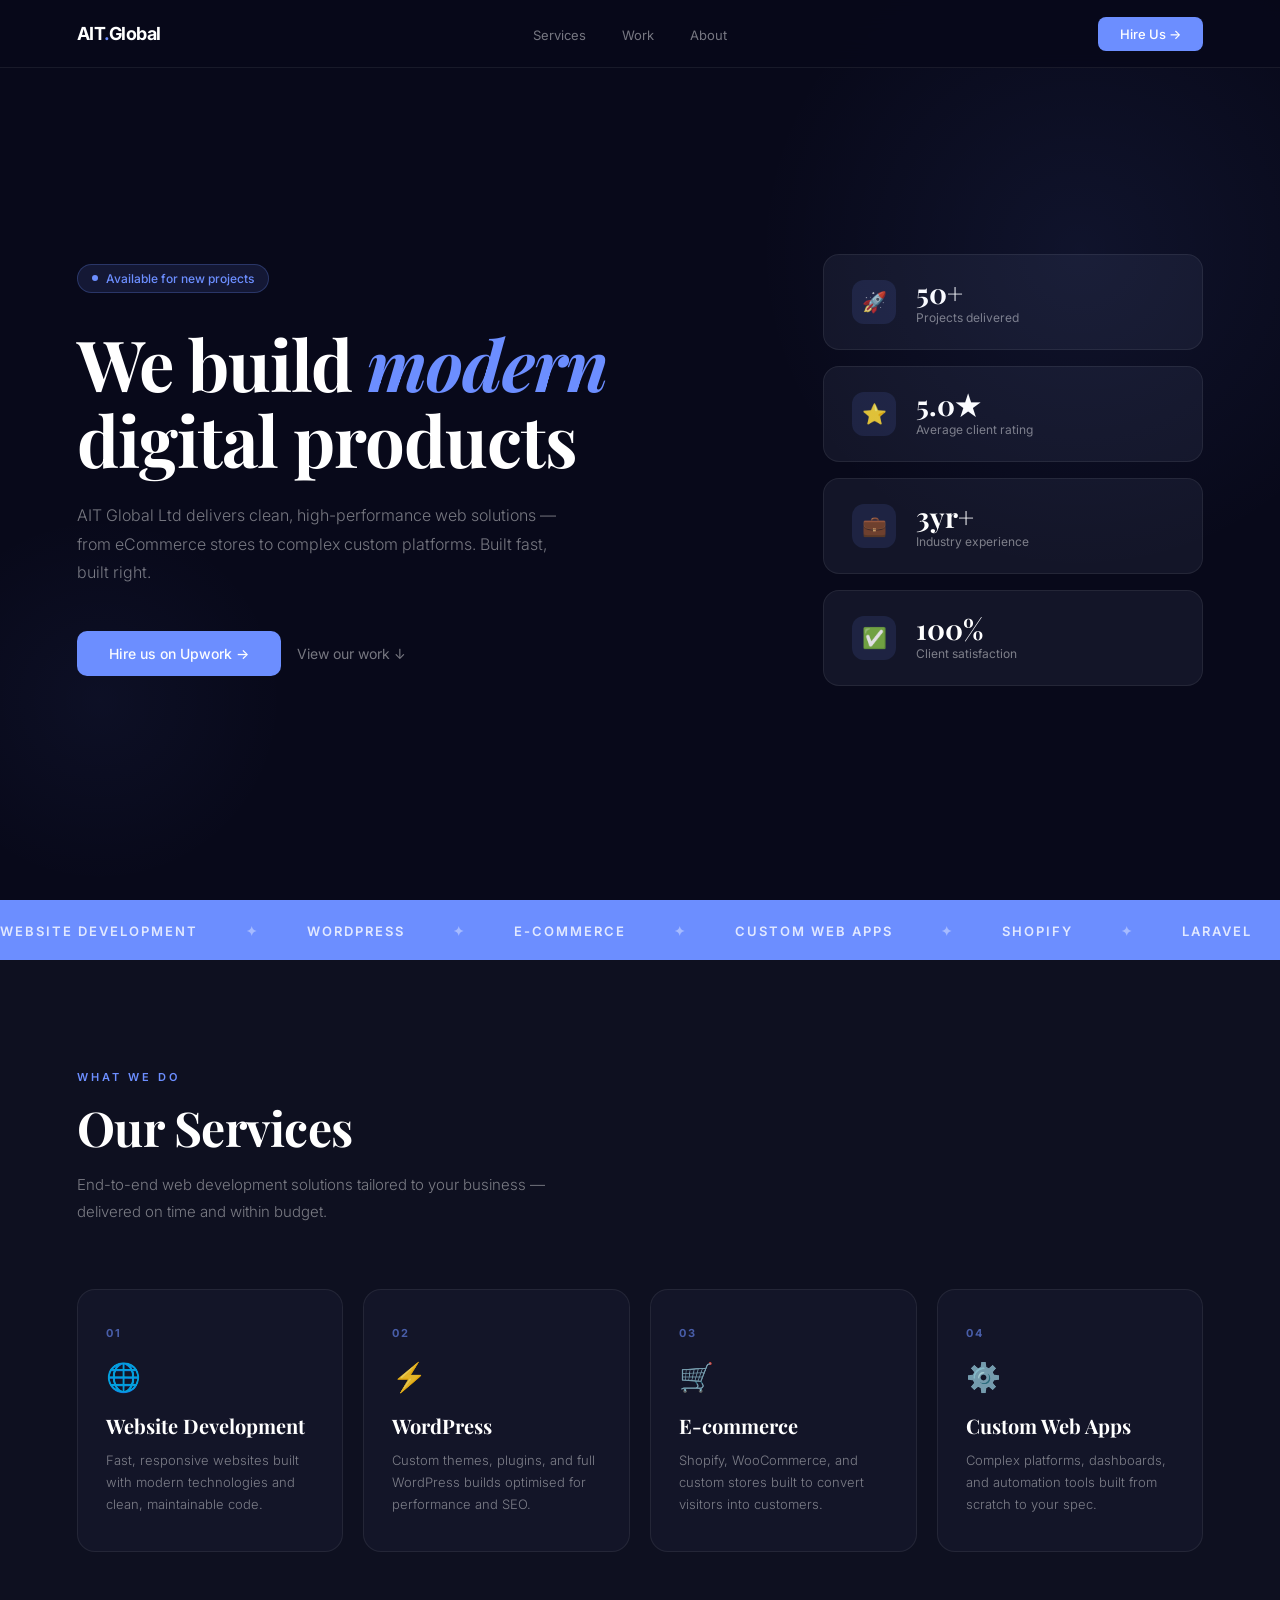
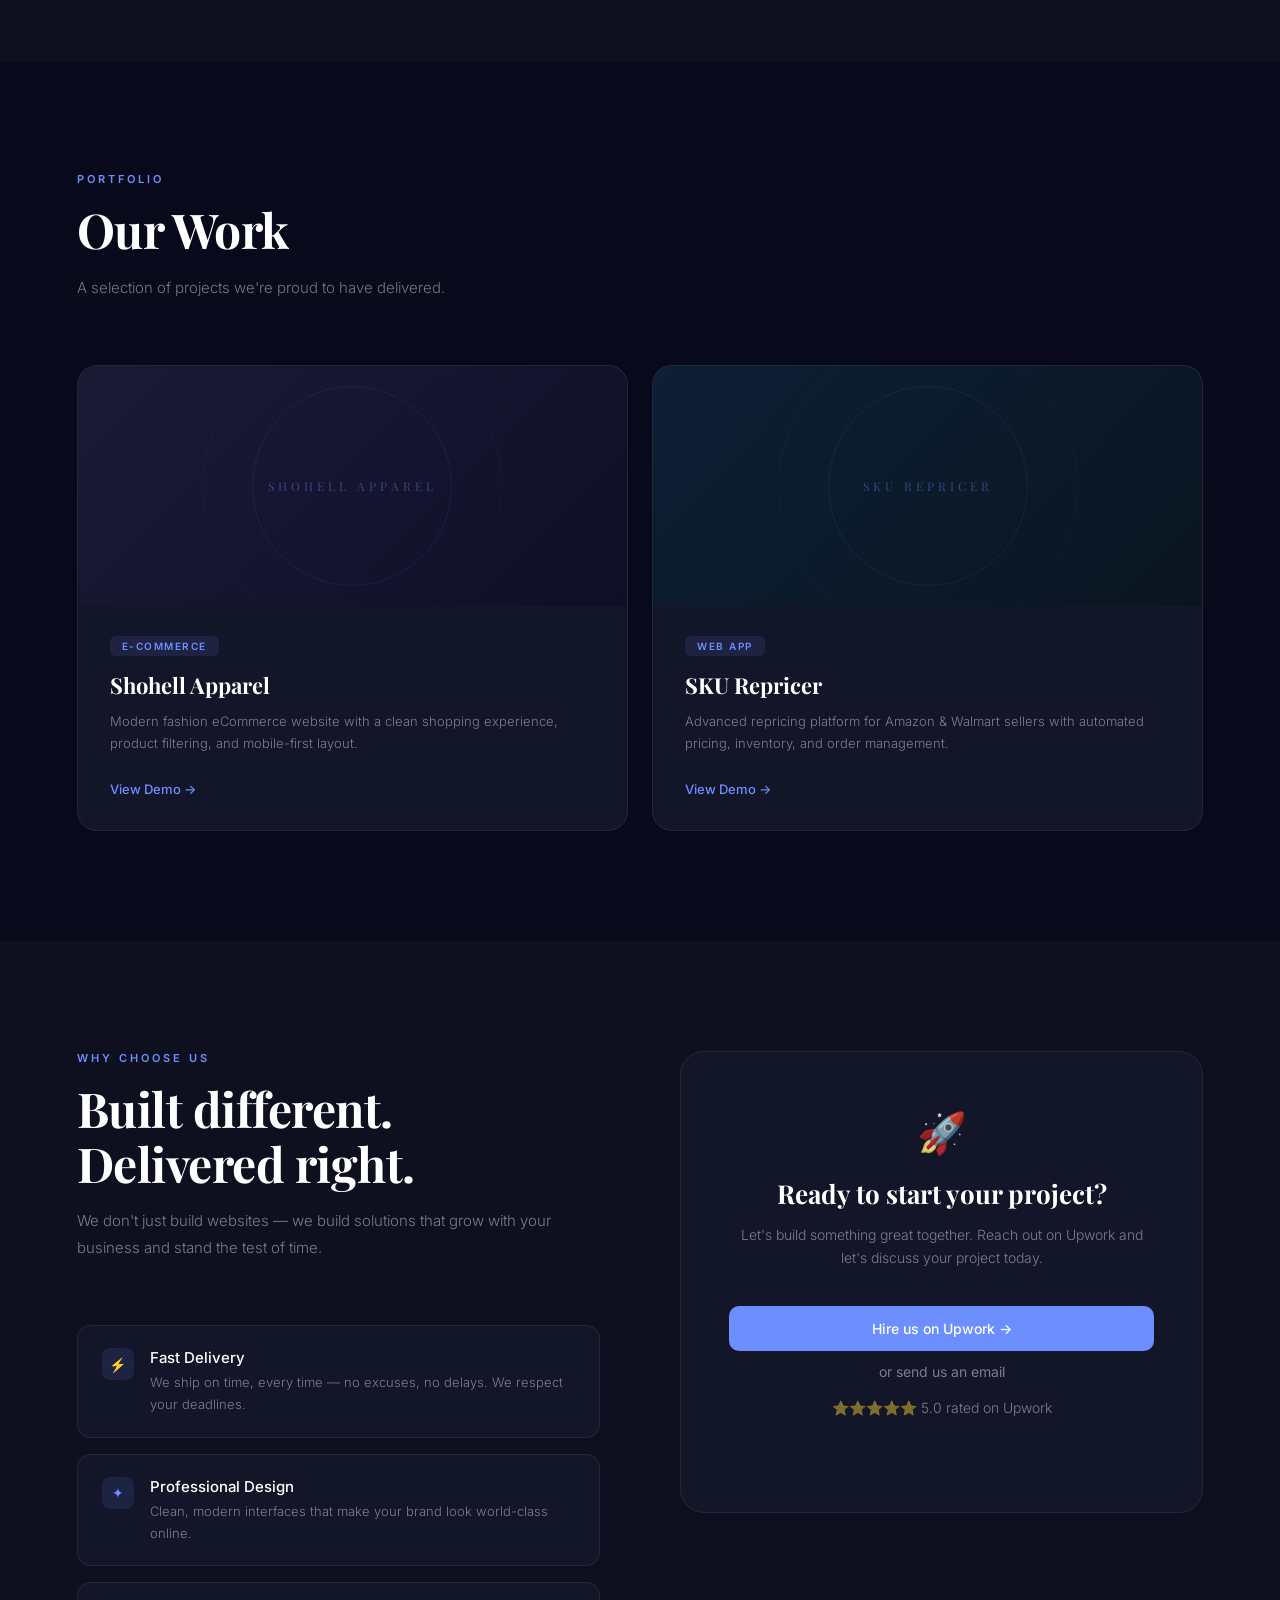
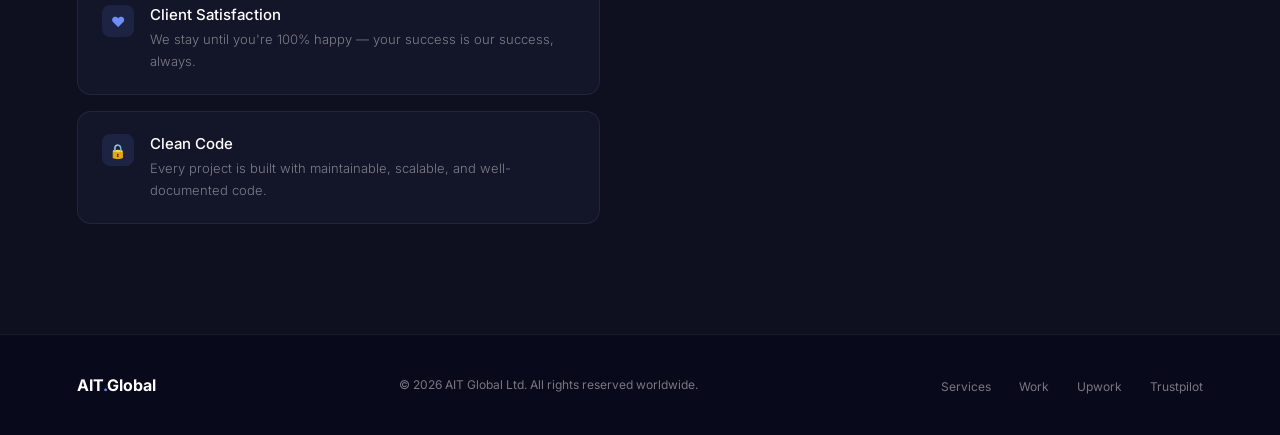
<file: concept-a-dark-bold.html>
<!DOCTYPE html>
<html lang="en">
<head>
<meta charset="UTF-8">
<meta name="viewport" content="width=device-width, initial-scale=1.0">
<title>AIT Global Ltd — Concept A</title>
<link href="https://fonts.googleapis.com/css2?family=Playfair+Display:ital,wght@0,400;0,700;1,400&family=Inter:wght@300;400;500;600&display=swap" rel="stylesheet">
<style>
  *, *::before, *::after { margin: 0; padding: 0; box-sizing: border-box; }

  :root {
    --bg: #08091A;
    --bg2: #0E1020;
    --bg3: #131528;
    --accent: #6C8EFF;
    --accent2: #4F6EF7;
    --accent-light: rgba(108,142,255,0.12);
    --white: #ffffff;
    --muted: rgba(255,255,255,0.45);
    --border: rgba(255,255,255,0.07);
    --text: rgba(255,255,255,0.88);
  }

  html { scroll-behavior: smooth; }

  body {
    font-family: 'Inter', sans-serif;
    background: var(--bg);
    color: var(--text);
    overflow-x: hidden;
  }

  /* NAV */
  nav {
    position: fixed;
    top: 0; left: 0; right: 0;
    z-index: 100;
    padding: 0 6%;
    height: 68px;
    display: flex;
    align-items: center;
    justify-content: space-between;
    background: rgba(8,9,26,0.85);
    backdrop-filter: blur(16px);
    border-bottom: 1px solid var(--border);
  }

  .logo {
    font-family: 'Inter', sans-serif;
    font-weight: 700;
    font-size: 18px;
    color: var(--white);
    letter-spacing: -0.5px;
    text-decoration: none;
  }

  .logo em { color: var(--accent); font-style: normal; }

  .nav-links {
    display: flex;
    gap: 36px;
    list-style: none;
  }

  .nav-links a {
    font-size: 13px;
    font-weight: 400;
    color: var(--muted);
    text-decoration: none;
    transition: color 0.2s;
  }

  .nav-links a:hover { color: var(--white); }

  .nav-cta {
    background: var(--accent);
    color: var(--white);
    padding: 9px 22px;
    border-radius: 8px;
    font-size: 13px;
    font-weight: 500;
    text-decoration: none;
    transition: all 0.2s;
  }

  .nav-cta:hover { background: var(--accent2); transform: translateY(-1px); }

  /* HERO */
  .hero {
    min-height: 100vh;
    padding: 140px 6% 100px;
    display: grid;
    grid-template-columns: 1fr 380px;
    gap: 60px;
    align-items: center;
    position: relative;
    overflow: hidden;
  }

  .hero::before {
    content: '';
    position: absolute;
    width: 700px;
    height: 700px;
    border-radius: 50%;
    background: radial-gradient(circle, rgba(108,142,255,0.08) 0%, transparent 65%);
    top: -100px;
    right: -150px;
    pointer-events: none;
  }

  .hero::after {
    content: '';
    position: absolute;
    width: 400px;
    height: 400px;
    border-radius: 50%;
    background: radial-gradient(circle, rgba(108,142,255,0.05) 0%, transparent 65%);
    bottom: 0;
    left: -100px;
    pointer-events: none;
  }

  .hero-badge {
    display: inline-flex;
    align-items: center;
    gap: 8px;
    background: var(--accent-light);
    border: 1px solid rgba(108,142,255,0.25);
    color: var(--accent);
    font-size: 12px;
    font-weight: 500;
    padding: 6px 14px;
    border-radius: 100px;
    margin-bottom: 32px;
  }

  .hero-badge span {
    width: 6px;
    height: 6px;
    border-radius: 50%;
    background: var(--accent);
    animation: blink 2s infinite;
  }

  @keyframes blink {
    0%, 100% { opacity: 1; }
    50% { opacity: 0.3; }
  }

  .hero h1 {
    font-family: 'Playfair Display', serif;
    font-size: clamp(44px, 5.5vw, 72px);
    font-weight: 700;
    line-height: 1.08;
    letter-spacing: -1px;
    color: var(--white);
    margin-bottom: 24px;
  }

  .hero h1 em {
    font-style: italic;
    color: var(--accent);
  }

  .hero-sub {
    font-size: 16px;
    font-weight: 300;
    color: var(--muted);
    line-height: 1.8;
    max-width: 500px;
    margin-bottom: 44px;
  }

  .hero-actions {
    display: flex;
    gap: 16px;
    align-items: center;
  }

  .btn-primary {
    background: var(--accent);
    color: var(--white);
    padding: 14px 32px;
    border-radius: 10px;
    font-size: 14px;
    font-weight: 500;
    text-decoration: none;
    transition: all 0.25s;
    display: inline-flex;
    align-items: center;
    gap: 8px;
  }

  .btn-primary:hover {
    background: var(--accent2);
    transform: translateY(-2px);
    box-shadow: 0 12px 32px rgba(108,142,255,0.35);
  }

  .btn-ghost {
    color: var(--muted);
    font-size: 14px;
    font-weight: 400;
    text-decoration: none;
    display: inline-flex;
    align-items: center;
    gap: 8px;
    transition: color 0.2s;
  }

  .btn-ghost:hover { color: var(--white); }

  .hero-right {
    display: flex;
    flex-direction: column;
    gap: 16px;
  }

  .stat-card {
    background: var(--bg3);
    border: 1px solid var(--border);
    border-radius: 16px;
    padding: 24px 28px;
    display: flex;
    align-items: center;
    gap: 20px;
    transition: border-color 0.2s;
  }

  .stat-card:hover { border-color: rgba(108,142,255,0.3); }

  .stat-icon {
    width: 44px;
    height: 44px;
    background: var(--accent-light);
    border-radius: 12px;
    display: flex;
    align-items: center;
    justify-content: center;
    font-size: 20px;
    flex-shrink: 0;
  }

  .stat-num {
    font-family: 'Playfair Display', serif;
    font-size: 28px;
    font-weight: 700;
    color: var(--white);
    line-height: 1;
  }

  .stat-label {
    font-size: 12px;
    color: var(--muted);
    margin-top: 3px;
  }

  /* MARQUEE */
  .marquee-wrap {
    padding: 20px 0;
    background: var(--accent);
    overflow: hidden;
    white-space: nowrap;
  }

  .marquee {
    display: inline-flex;
    gap: 48px;
    animation: marquee 20s linear infinite;
  }

  .marquee span {
    font-size: 13px;
    font-weight: 600;
    letter-spacing: 2px;
    text-transform: uppercase;
    color: rgba(255,255,255,0.8);
  }

  .marquee span.dot { color: rgba(255,255,255,0.4); }

  @keyframes marquee {
    0% { transform: translateX(0); }
    100% { transform: translateX(-50%); }
  }

  /* SECTIONS */
  section { padding: 110px 6%; }

  .section-eyebrow {
    font-size: 11px;
    font-weight: 600;
    letter-spacing: 3px;
    text-transform: uppercase;
    color: var(--accent);
    margin-bottom: 16px;
  }

  h2 {
    font-family: 'Playfair Display', serif;
    font-size: clamp(30px, 4vw, 48px);
    font-weight: 700;
    color: var(--white);
    line-height: 1.15;
    letter-spacing: -0.5px;
    margin-bottom: 16px;
  }

  .section-sub {
    font-size: 15px;
    font-weight: 300;
    color: var(--muted);
    line-height: 1.8;
    max-width: 480px;
    margin-bottom: 64px;
  }

  /* SERVICES */
  .services { background: var(--bg2); }

  .services-grid {
    display: grid;
    grid-template-columns: repeat(auto-fit, minmax(240px, 1fr));
    gap: 20px;
  }

  .service-card {
    background: var(--bg3);
    border: 1px solid var(--border);
    border-radius: 18px;
    padding: 36px 28px;
    position: relative;
    overflow: hidden;
    transition: all 0.3s;
    cursor: default;
  }

  .service-card::after {
    content: '';
    position: absolute;
    inset: 0;
    border-radius: 18px;
    background: linear-gradient(135deg, rgba(108,142,255,0.05) 0%, transparent 60%);
    opacity: 0;
    transition: opacity 0.3s;
  }

  .service-card:hover {
    border-color: rgba(108,142,255,0.3);
    transform: translateY(-6px);
  }

  .service-card:hover::after { opacity: 1; }

  .service-num {
    font-size: 11px;
    font-weight: 700;
    letter-spacing: 2px;
    color: var(--accent);
    margin-bottom: 20px;
    opacity: 0.6;
  }

  .service-icon {
    font-size: 28px;
    margin-bottom: 18px;
  }

  .service-title {
    font-family: 'Playfair Display', serif;
    font-size: 20px;
    font-weight: 700;
    color: var(--white);
    margin-bottom: 10px;
  }

  .service-desc {
    font-size: 13px;
    font-weight: 300;
    color: var(--muted);
    line-height: 1.7;
  }

  /* WORK */
  .work-grid {
    display: grid;
    grid-template-columns: repeat(auto-fit, minmax(360px, 1fr));
    gap: 24px;
  }

  .work-card {
    background: var(--bg3);
    border: 1px solid var(--border);
    border-radius: 20px;
    overflow: hidden;
    transition: all 0.3s;
  }

  .work-card:hover {
    border-color: rgba(108,142,255,0.25);
    transform: translateY(-8px);
  }

  .work-thumb {
    height: 240px;
    display: flex;
    align-items: center;
    justify-content: center;
    font-family: 'Playfair Display', serif;
    font-size: 12px;
    letter-spacing: 4px;
    text-transform: uppercase;
    font-weight: 400;
    position: relative;
    overflow: hidden;
  }

  .work-thumb-1 {
    background: linear-gradient(135deg, #1a1a35, #0f0f28);
    color: rgba(108,142,255,0.4);
  }

  .work-thumb-2 {
    background: linear-gradient(135deg, #0d1f35, #0a1520);
    color: rgba(108,142,255,0.4);
  }

  .work-thumb-deco {
    position: absolute;
    width: 200px;
    height: 200px;
    border-radius: 50%;
    border: 1px solid rgba(108,142,255,0.1);
    top: 50%;
    left: 50%;
    transform: translate(-50%, -50%);
  }

  .work-thumb-deco2 {
    position: absolute;
    width: 300px;
    height: 300px;
    border-radius: 50%;
    border: 1px solid rgba(108,142,255,0.05);
    top: 50%;
    left: 50%;
    transform: translate(-50%, -50%);
  }

  .work-body { padding: 28px 32px 32px; }

  .work-tag {
    display: inline-block;
    background: var(--accent-light);
    color: var(--accent);
    font-size: 10px;
    font-weight: 600;
    letter-spacing: 1.5px;
    text-transform: uppercase;
    padding: 4px 12px;
    border-radius: 6px;
    margin-bottom: 14px;
  }

  .work-title {
    font-family: 'Playfair Display', serif;
    font-size: 22px;
    font-weight: 700;
    color: var(--white);
    margin-bottom: 10px;
  }

  .work-desc {
    font-size: 13px;
    font-weight: 300;
    color: var(--muted);
    line-height: 1.7;
    margin-bottom: 24px;
  }

  .work-link {
    display: inline-flex;
    align-items: center;
    gap: 8px;
    font-size: 13px;
    font-weight: 500;
    color: var(--accent);
    text-decoration: none;
    transition: gap 0.2s;
  }

  .work-link:hover { gap: 12px; }

  /* WHY */
  .why { background: var(--bg2); }

  .why-inner {
    display: grid;
    grid-template-columns: 1fr 1fr;
    gap: 80px;
    align-items: start;
  }

  .why-list {
    list-style: none;
    display: flex;
    flex-direction: column;
    gap: 16px;
    margin-top: 48px;
  }

  .why-item {
    display: flex;
    align-items: flex-start;
    gap: 16px;
    padding: 22px 24px;
    background: var(--bg3);
    border: 1px solid var(--border);
    border-radius: 14px;
    transition: all 0.2s;
  }

  .why-item:hover {
    border-color: rgba(108,142,255,0.25);
    background: rgba(108,142,255,0.04);
  }

  .why-check {
    width: 32px;
    height: 32px;
    background: var(--accent-light);
    border-radius: 8px;
    display: flex;
    align-items: center;
    justify-content: center;
    color: var(--accent);
    font-size: 14px;
    flex-shrink: 0;
  }

  .why-text strong {
    display: block;
    font-size: 15px;
    font-weight: 500;
    color: var(--white);
    margin-bottom: 4px;
  }

  .why-text span {
    font-size: 13px;
    font-weight: 300;
    color: var(--muted);
    line-height: 1.6;
  }

  .cta-box {
    background: var(--bg3);
    border: 1px solid var(--border);
    border-radius: 24px;
    padding: 56px 48px;
    text-align: center;
    position: sticky;
    top: 100px;
  }

  .cta-box-icon {
    font-size: 40px;
    margin-bottom: 20px;
  }

  .cta-box h3 {
    font-family: 'Playfair Display', serif;
    font-size: 26px;
    font-weight: 700;
    color: var(--white);
    margin-bottom: 12px;
    line-height: 1.3;
  }

  .cta-box p {
    font-size: 14px;
    font-weight: 300;
    color: var(--muted);
    line-height: 1.7;
    margin-bottom: 36px;
  }

  .cta-box .btn-primary { display: block; text-align: center; justify-content: center; margin-bottom: 12px; }

  .cta-trust {
    font-size: 12px;
    color: var(--muted);
    margin-top: 16px;
  }

  /* FOOTER */
  footer {
    background: var(--bg);
    border-top: 1px solid var(--border);
    padding: 40px 6%;
    display: flex;
    align-items: center;
    justify-content: space-between;
    flex-wrap: wrap;
    gap: 20px;
  }

  .footer-logo {
    font-weight: 700;
    font-size: 16px;
    color: var(--white);
  }

  .footer-logo em { color: var(--accent); font-style: normal; }

  footer p { font-size: 12px; color: var(--muted); }

  .footer-links {
    display: flex;
    gap: 28px;
    list-style: none;
  }

  .footer-links a {
    font-size: 12px;
    color: var(--muted);
    text-decoration: none;
    transition: color 0.2s;
  }

  .footer-links a:hover { color: var(--accent); }

  @media (max-width: 900px) {
    .hero { grid-template-columns: 1fr; }
    .why-inner { grid-template-columns: 1fr; }
    .nav-links { display: none; }
  }
</style>
</head>
<body>

<nav>
  <a href="#" class="logo">AIT<em>.</em>Global</a>
  <ul class="nav-links">
    <li><a href="#services">Services</a></li>
    <li><a href="#work">Work</a></li>
    <li><a href="#why">About</a></li>
  </ul>
  <a href="https://www.upwork.com" class="nav-cta" target="_blank">Hire Us →</a>
</nav>

<!-- HERO -->
<section class="hero">
  <div>
    <div class="hero-badge"><span></span> Available for new projects</div>
    <h1>We build <em>modern</em><br>digital products</h1>
    <p class="hero-sub">AIT Global Ltd delivers clean, high-performance web solutions — from eCommerce stores to complex custom platforms. Built fast, built right.</p>
    <div class="hero-actions">
      <a href="https://www.upwork.com" class="btn-primary" target="_blank">Hire us on Upwork →</a>
      <a href="#work" class="btn-ghost">View our work ↓</a>
    </div>
  </div>
  <div class="hero-right">
    <div class="stat-card">
      <div class="stat-icon">🚀</div>
      <div>
        <div class="stat-num">50+</div>
        <div class="stat-label">Projects delivered</div>
      </div>
    </div>
    <div class="stat-card">
      <div class="stat-icon">⭐</div>
      <div>
        <div class="stat-num">5.0★</div>
        <div class="stat-label">Average client rating</div>
      </div>
    </div>
    <div class="stat-card">
      <div class="stat-icon">💼</div>
      <div>
        <div class="stat-num">3yr+</div>
        <div class="stat-label">Industry experience</div>
      </div>
    </div>
    <div class="stat-card">
      <div class="stat-icon">✅</div>
      <div>
        <div class="stat-num">100%</div>
        <div class="stat-label">Client satisfaction</div>
      </div>
    </div>
  </div>
</section>

<!-- MARQUEE -->
<div class="marquee-wrap">
  <div class="marquee">
    <span>Website Development</span><span class="dot">✦</span>
    <span>WordPress</span><span class="dot">✦</span>
    <span>E-commerce</span><span class="dot">✦</span>
    <span>Custom Web Apps</span><span class="dot">✦</span>
    <span>Shopify</span><span class="dot">✦</span>
    <span>Laravel</span><span class="dot">✦</span>
    <span>React</span><span class="dot">✦</span>
    <span>UI/UX Design</span><span class="dot">✦</span>
    <span>Website Development</span><span class="dot">✦</span>
    <span>WordPress</span><span class="dot">✦</span>
    <span>E-commerce</span><span class="dot">✦</span>
    <span>Custom Web Apps</span><span class="dot">✦</span>
    <span>Shopify</span><span class="dot">✦</span>
    <span>Laravel</span><span class="dot">✦</span>
    <span>React</span><span class="dot">✦</span>
    <span>UI/UX Design</span><span class="dot">✦</span>
  </div>
</div>

<!-- SERVICES -->
<section class="services" id="services">
  <div class="section-eyebrow">What we do</div>
  <h2>Our Services</h2>
  <p class="section-sub">End-to-end web development solutions tailored to your business — delivered on time and within budget.</p>
  <div class="services-grid">
    <div class="service-card">
      <div class="service-num">01</div>
      <div class="service-icon">🌐</div>
      <div class="service-title">Website Development</div>
      <p class="service-desc">Fast, responsive websites built with modern technologies and clean, maintainable code.</p>
    </div>
    <div class="service-card">
      <div class="service-num">02</div>
      <div class="service-icon">⚡</div>
      <div class="service-title">WordPress</div>
      <p class="service-desc">Custom themes, plugins, and full WordPress builds optimised for performance and SEO.</p>
    </div>
    <div class="service-card">
      <div class="service-num">03</div>
      <div class="service-icon">🛒</div>
      <div class="service-title">E-commerce</div>
      <p class="service-desc">Shopify, WooCommerce, and custom stores built to convert visitors into customers.</p>
    </div>
    <div class="service-card">
      <div class="service-num">04</div>
      <div class="service-icon">⚙️</div>
      <div class="service-title">Custom Web Apps</div>
      <p class="service-desc">Complex platforms, dashboards, and automation tools built from scratch to your spec.</p>
    </div>
  </div>
</section>

<!-- WORK -->
<section id="work">
  <div class="section-eyebrow">Portfolio</div>
  <h2>Our Work</h2>
  <p class="section-sub">A selection of projects we're proud to have delivered.</p>
  <div class="work-grid">
    <div class="work-card">
      <div class="work-thumb work-thumb-1">
        <div class="work-thumb-deco2"></div>
        <div class="work-thumb-deco"></div>
        Shohell Apparel
      </div>
      <div class="work-body">
        <div class="work-tag">E-commerce</div>
        <div class="work-title">Shohell Apparel</div>
        <p class="work-desc">Modern fashion eCommerce website with a clean shopping experience, product filtering, and mobile-first layout.</p>
        <a href="#" class="work-link">View Demo →</a>
      </div>
    </div>
    <div class="work-card">
      <div class="work-thumb work-thumb-2">
        <div class="work-thumb-deco2"></div>
        <div class="work-thumb-deco"></div>
        SKU Repricer
      </div>
      <div class="work-body">
        <div class="work-tag">Web App</div>
        <div class="work-title">SKU Repricer</div>
        <p class="work-desc">Advanced repricing platform for Amazon & Walmart sellers with automated pricing, inventory, and order management.</p>
        <a href="#" class="work-link">View Demo →</a>
      </div>
    </div>
  </div>
</section>

<!-- WHY -->
<section class="why" id="why">
  <div class="why-inner">
    <div>
      <div class="section-eyebrow">Why choose us</div>
      <h2>Built different.<br>Delivered right.</h2>
      <p class="section-sub">We don't just build websites — we build solutions that grow with your business and stand the test of time.</p>
      <ul class="why-list">
        <li class="why-item">
          <div class="why-check">⚡</div>
          <div class="why-text">
            <strong>Fast Delivery</strong>
            <span>We ship on time, every time — no excuses, no delays. We respect your deadlines.</span>
          </div>
        </li>
        <li class="why-item">
          <div class="why-check">✦</div>
          <div class="why-text">
            <strong>Professional Design</strong>
            <span>Clean, modern interfaces that make your brand look world-class online.</span>
          </div>
        </li>
        <li class="why-item">
          <div class="why-check">❤</div>
          <div class="why-text">
            <strong>Client Satisfaction</strong>
            <span>We stay until you're 100% happy — your success is our success, always.</span>
          </div>
        </li>
        <li class="why-item">
          <div class="why-check">🔒</div>
          <div class="why-text">
            <strong>Clean Code</strong>
            <span>Every project is built with maintainable, scalable, and well-documented code.</span>
          </div>
        </li>
      </ul>
    </div>
    <div>
      <div class="cta-box">
        <div class="cta-box-icon">🚀</div>
        <h3>Ready to start your project?</h3>
        <p>Let's build something great together. Reach out on Upwork and let's discuss your project today.</p>
        <a href="https://www.upwork.com" class="btn-primary" target="_blank">Hire us on Upwork →</a>
        <a href="mailto:hello@aitgloballtd.com" class="btn-ghost" style="display:flex;justify-content:center;margin-top:12px;">or send us an email</a>
        <p class="cta-trust">⭐⭐⭐⭐⭐ 5.0 rated on Upwork</p>
      </div>
    </div>
  </div>
</section>

<footer>
  <div class="footer-logo">AIT<em>.</em>Global</div>
  <p>© 2026 AIT Global Ltd. All rights reserved worldwide.</p>
  <ul class="footer-links">
    <li><a href="#services">Services</a></li>
    <li><a href="#work">Work</a></li>
    <li><a href="https://www.upwork.com" target="_blank">Upwork</a></li>
    <li><a href="https://www.trustpilot.com/review/aitgloballtd.com" target="_blank">Trustpilot</a></li>
  </ul>
</footer>

</body>
</html>
</file>
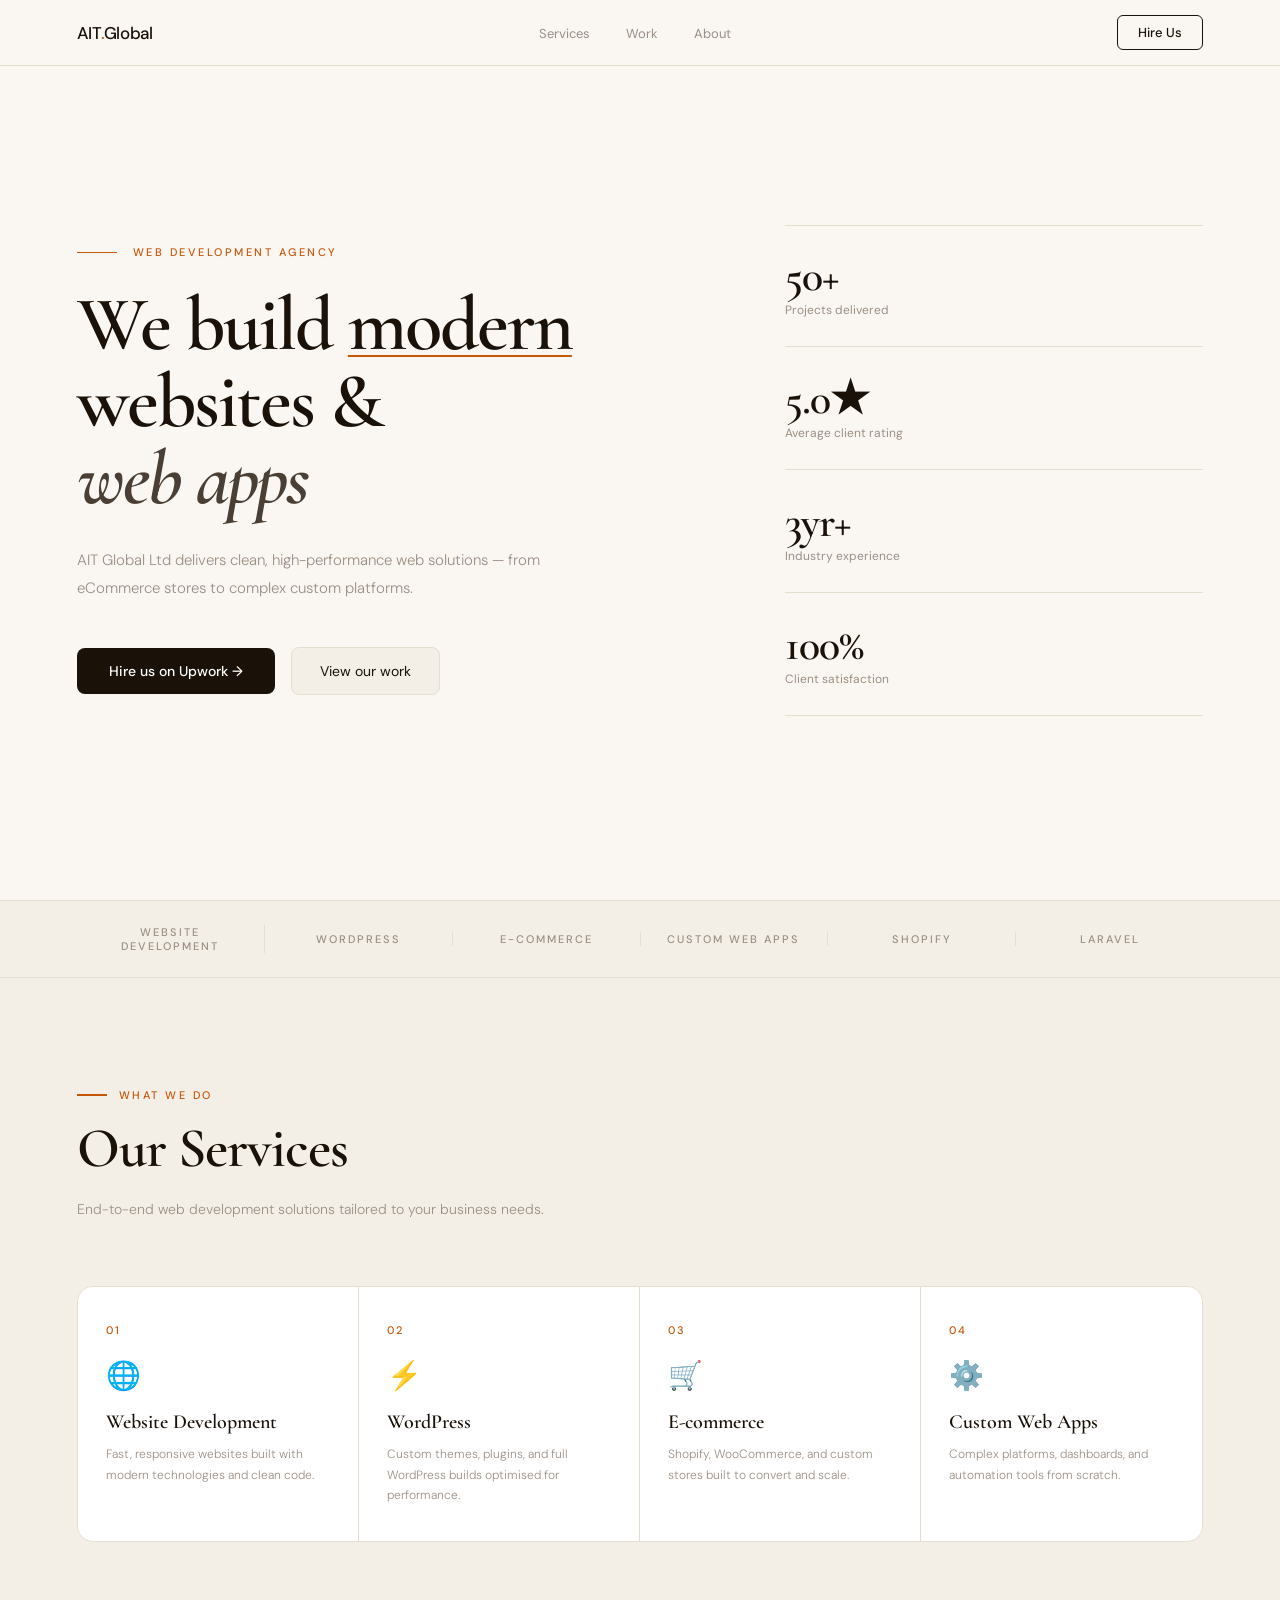
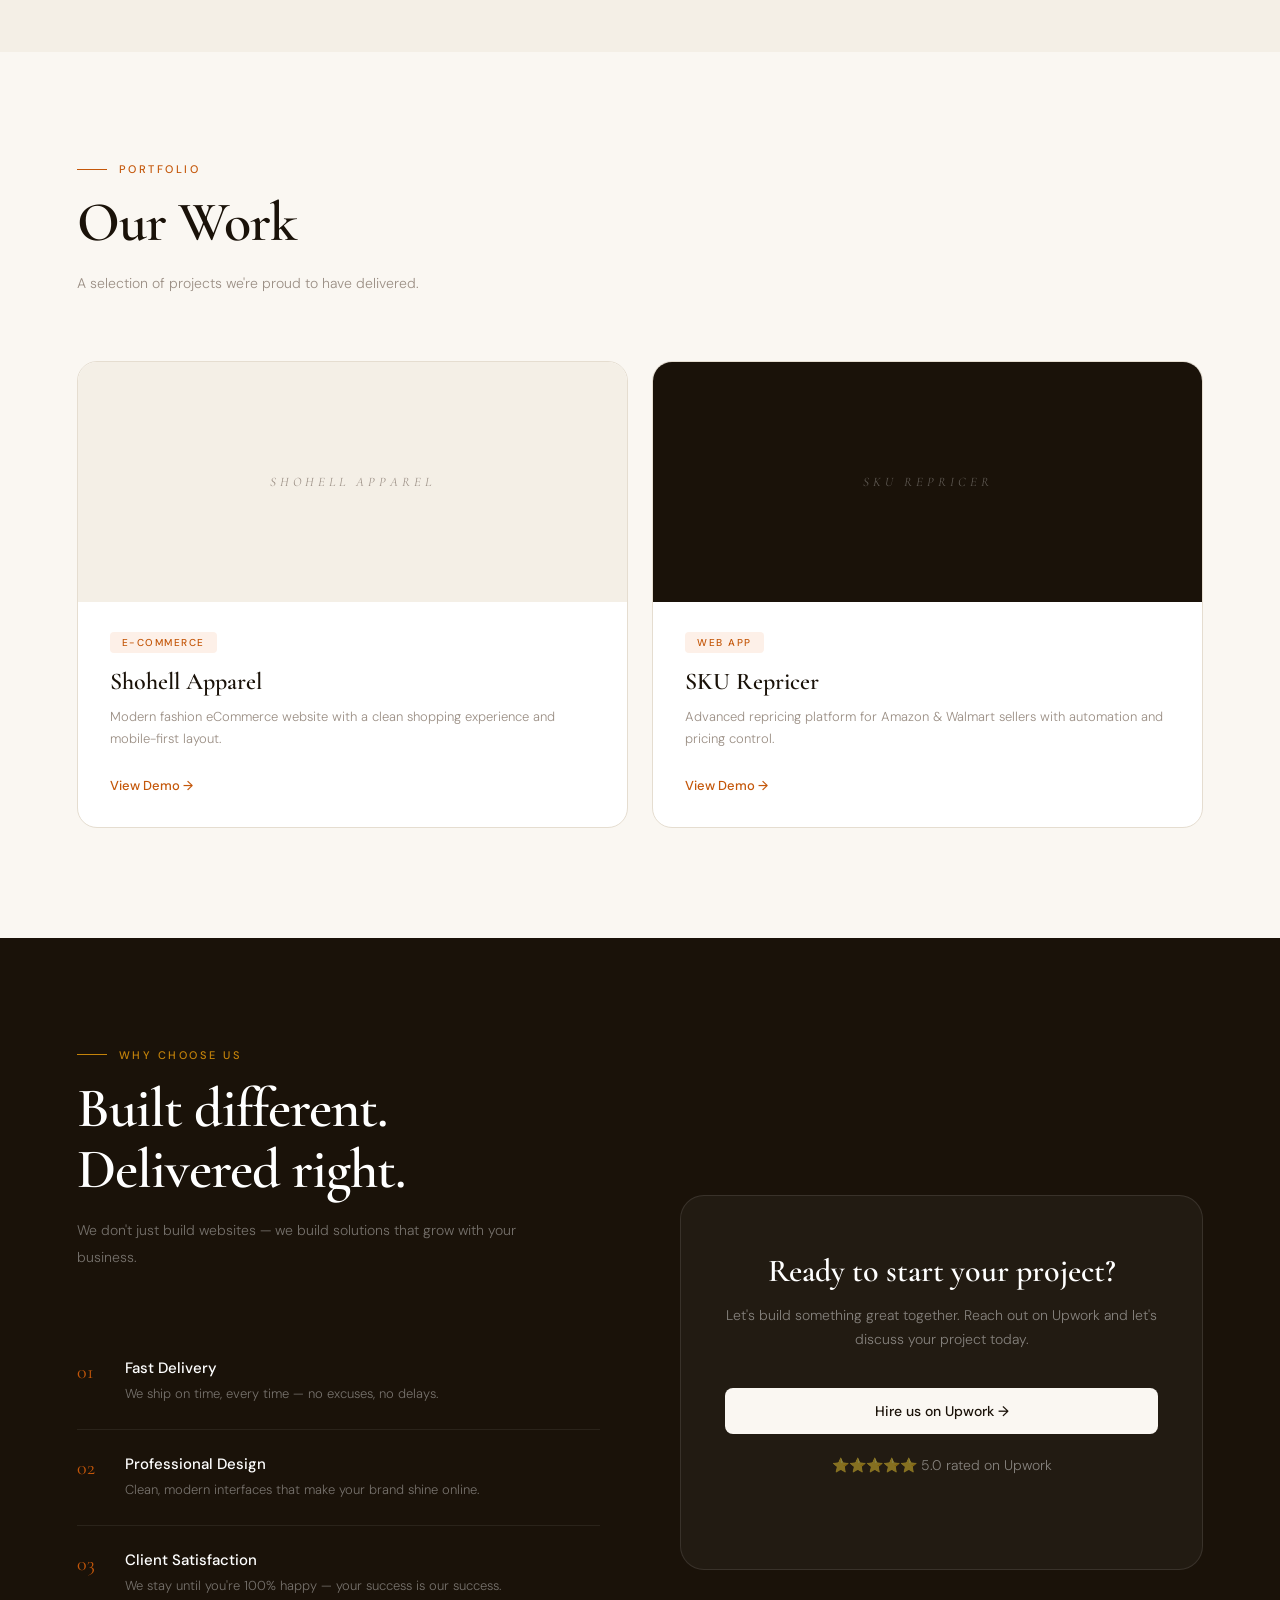
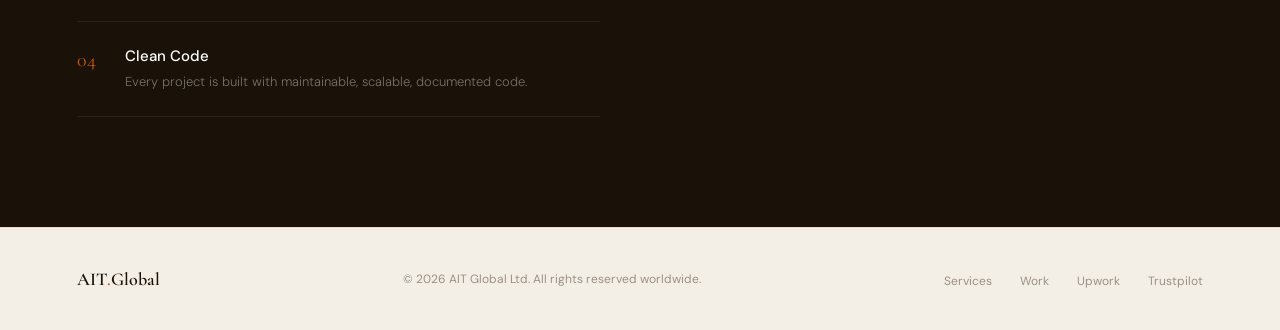
<file: concept-b-warm-minimal.html>
<!DOCTYPE html>
<html lang="en">
<head>
<meta charset="UTF-8">
<meta name="viewport" content="width=device-width, initial-scale=1.0">
<title>AIT Global Ltd — Concept B</title>
<link href="https://fonts.googleapis.com/css2?family=Cormorant+Garamond:ital,wght@0,400;0,600;0,700;1,400;1,600&family=DM+Sans:wght@300;400;500&display=swap" rel="stylesheet">
<style>
  *, *::before, *::after { margin: 0; padding: 0; box-sizing: border-box; }

  :root {
    --cream: #FAF7F2;
    --cream2: #F4EFE6;
    --cream3: #EDE6D9;
    --orange: #C4570A;
    --orange-light: #FDF0E8;
    --dark: #1A1209;
    --mid: #4A3F35;
    --muted: #9B8F85;
    --border: #E5DDD0;
    --white: #ffffff;
  }

  html { scroll-behavior: smooth; }

  body {
    font-family: 'DM Sans', sans-serif;
    background: var(--cream);
    color: var(--dark);
    overflow-x: hidden;
  }

  nav {
    position: fixed;
    top: 0; left: 0; right: 0;
    z-index: 100;
    padding: 0 6%;
    height: 66px;
    display: flex;
    align-items: center;
    justify-content: space-between;
    background: rgba(250,247,242,0.92);
    backdrop-filter: blur(12px);
    border-bottom: 1px solid var(--border);
  }

  .logo {
    font-family: 'DM Sans', sans-serif;
    font-weight: 500;
    font-size: 17px;
    color: var(--dark);
    text-decoration: none;
    letter-spacing: -0.3px;
  }

  .logo em { color: var(--orange); font-style: normal; }

  .nav-links { display: flex; gap: 36px; list-style: none; }
  .nav-links a { font-size: 13px; color: var(--muted); text-decoration: none; transition: color 0.2s; }
  .nav-links a:hover { color: var(--dark); }

  .nav-cta {
    border: 1.5px solid var(--dark);
    color: var(--dark);
    padding: 8px 20px;
    border-radius: 6px;
    font-size: 13px;
    font-weight: 500;
    text-decoration: none;
    transition: all 0.2s;
  }

  .nav-cta:hover { background: var(--dark); color: var(--white); }

  /* HERO */
  .hero {
    min-height: 100vh;
    padding: 140px 6% 100px;
    display: grid;
    grid-template-columns: 1.2fr 0.8fr;
    gap: 80px;
    align-items: center;
  }

  .hero-line {
    display: flex;
    align-items: center;
    gap: 16px;
    margin-bottom: 28px;
  }

  .hero-line::before { content: ''; width: 40px; height: 1.5px; background: var(--orange); }

  .hero-eyebrow {
    font-size: 11px;
    font-weight: 500;
    letter-spacing: 2.5px;
    text-transform: uppercase;
    color: var(--orange);
  }

  .hero h1 {
    font-family: 'Cormorant Garamond', serif;
    font-size: clamp(52px, 6vw, 84px);
    font-weight: 600;
    line-height: 1.0;
    letter-spacing: -2px;
    color: var(--dark);
    margin-bottom: 28px;
  }

  .hero h1 u {
    text-decoration-color: var(--orange);
    text-underline-offset: 6px;
    text-decoration-thickness: 2px;
  }

  .hero h1 em { font-style: italic; color: var(--mid); }

  .hero-sub {
    font-size: 15px;
    font-weight: 300;
    color: var(--muted);
    line-height: 1.9;
    max-width: 480px;
    margin-bottom: 44px;
  }

  .hero-actions { display: flex; gap: 16px; align-items: center; }

  .btn-primary {
    background: var(--dark);
    color: var(--white);
    padding: 14px 32px;
    border-radius: 8px;
    font-size: 14px;
    font-weight: 500;
    text-decoration: none;
    transition: all 0.25s;
  }

  .btn-primary:hover { background: var(--orange); transform: translateY(-2px); }

  .btn-outline {
    background: var(--cream2);
    color: var(--dark);
    padding: 14px 28px;
    border-radius: 8px;
    font-size: 14px;
    font-weight: 400;
    text-decoration: none;
    border: 1px solid var(--border);
    transition: all 0.2s;
  }

  .btn-outline:hover { background: var(--cream3); }

  .hero-right {
    display: flex;
    flex-direction: column;
    gap: 2px;
  }

  .hero-stat {
    padding: 28px 0;
    border-bottom: 1px solid var(--border);
  }

  .hero-stat:first-child { border-top: 1px solid var(--border); }

  .hero-stat-num {
    font-family: 'Cormorant Garamond', serif;
    font-size: 44px;
    font-weight: 600;
    color: var(--dark);
    letter-spacing: -1px;
    line-height: 1;
  }

  .hero-stat-label { font-size: 12px; color: var(--muted); margin-top: 4px; }

  /* DIVIDER */
  .divider {
    padding: 24px 6%;
    display: flex;
    align-items: center;
    gap: 0;
    border-top: 1px solid var(--border);
    border-bottom: 1px solid var(--border);
    background: var(--cream2);
    overflow: hidden;
  }

  .divider-item {
    flex: 1;
    text-align: center;
    font-size: 11px;
    font-weight: 500;
    letter-spacing: 2px;
    text-transform: uppercase;
    color: var(--muted);
    padding: 0 24px;
    border-right: 1px solid var(--border);
  }

  .divider-item:last-child { border-right: none; }

  /* SECTIONS */
  section { padding: 110px 6%; }

  .section-eyebrow {
    display: flex;
    align-items: center;
    gap: 12px;
    font-size: 11px;
    font-weight: 500;
    letter-spacing: 2.5px;
    text-transform: uppercase;
    color: var(--orange);
    margin-bottom: 16px;
  }

  .section-eyebrow::before { content: ''; width: 30px; height: 1.5px; background: var(--orange); }

  h2 {
    font-family: 'Cormorant Garamond', serif;
    font-size: clamp(36px, 4.5vw, 56px);
    font-weight: 600;
    color: var(--dark);
    line-height: 1.1;
    letter-spacing: -1px;
    margin-bottom: 16px;
  }

  .section-sub {
    font-size: 14px;
    font-weight: 300;
    color: var(--muted);
    line-height: 1.9;
    max-width: 480px;
    margin-bottom: 64px;
  }

  /* SERVICES */
  .services { background: var(--cream2); }

  .services-grid {
    display: grid;
    grid-template-columns: repeat(4, 1fr);
    gap: 0;
    border: 1px solid var(--border);
    border-radius: 16px;
    overflow: hidden;
  }

  .service-card {
    background: var(--white);
    padding: 36px 28px;
    border-right: 1px solid var(--border);
    transition: background 0.2s;
    cursor: default;
  }

  .service-card:last-child { border-right: none; }
  .service-card:hover { background: var(--orange-light); }

  .service-num {
    font-size: 11px;
    font-weight: 500;
    letter-spacing: 2px;
    color: var(--orange);
    margin-bottom: 20px;
  }

  .service-icon { font-size: 28px; margin-bottom: 16px; }

  .service-title {
    font-family: 'Cormorant Garamond', serif;
    font-size: 20px;
    font-weight: 600;
    color: var(--dark);
    margin-bottom: 10px;
  }

  .service-desc { font-size: 12px; font-weight: 300; color: var(--muted); line-height: 1.7; }

  /* WORK */
  .work-grid {
    display: grid;
    grid-template-columns: repeat(auto-fit, minmax(360px, 1fr));
    gap: 24px;
  }

  .work-card {
    background: var(--white);
    border: 1px solid var(--border);
    border-radius: 20px;
    overflow: hidden;
    transition: all 0.3s;
  }

  .work-card:hover { transform: translateY(-6px); box-shadow: 0 24px 60px rgba(26,18,9,0.08); }

  .work-thumb {
    height: 240px;
    display: flex;
    align-items: center;
    justify-content: center;
    font-family: 'Cormorant Garamond', serif;
    font-size: 13px;
    letter-spacing: 4px;
    text-transform: uppercase;
    font-style: italic;
  }

  .work-thumb-1 { background: var(--cream2); color: var(--muted); }
  .work-thumb-2 { background: var(--dark); color: rgba(255,255,255,0.3); }

  .work-body { padding: 28px 32px 32px; }

  .work-tag {
    display: inline-block;
    background: var(--orange-light);
    color: var(--orange);
    font-size: 10px;
    font-weight: 500;
    letter-spacing: 1.5px;
    text-transform: uppercase;
    padding: 4px 12px;
    border-radius: 4px;
    margin-bottom: 14px;
  }

  .work-title {
    font-family: 'Cormorant Garamond', serif;
    font-size: 24px;
    font-weight: 600;
    color: var(--dark);
    margin-bottom: 10px;
  }

  .work-desc { font-size: 13px; font-weight: 300; color: var(--muted); line-height: 1.7; margin-bottom: 24px; }

  .work-link {
    display: inline-flex;
    align-items: center;
    gap: 8px;
    font-size: 13px;
    font-weight: 500;
    color: var(--orange);
    text-decoration: none;
    border-bottom: 1px solid transparent;
    transition: border-color 0.2s;
  }

  .work-link:hover { border-color: var(--orange); }

  /* WHY */
  .why { background: var(--dark); }

  .why h2 { color: var(--white); }
  .why .section-eyebrow { color: #C4830A; }
  .why .section-eyebrow::before { background: #C4830A; }
  .why .section-sub { color: rgba(255,255,255,0.4); }

  .why-inner {
    display: grid;
    grid-template-columns: 1fr 1fr;
    gap: 80px;
    align-items: center;
  }

  .why-list { list-style: none; display: flex; flex-direction: column; gap: 0; margin-top: 40px; }

  .why-item {
    display: flex;
    align-items: flex-start;
    gap: 20px;
    padding: 24px 0;
    border-bottom: 1px solid rgba(255,255,255,0.07);
    transition: padding-left 0.2s;
  }

  .why-item:hover { padding-left: 8px; }

  .why-num {
    font-family: 'Cormorant Garamond', serif;
    font-size: 20px;
    font-weight: 400;
    color: var(--orange);
    flex-shrink: 0;
    width: 28px;
    margin-top: 2px;
  }

  .why-text strong { display: block; font-size: 15px; font-weight: 500; color: var(--white); margin-bottom: 4px; }
  .why-text span { font-size: 13px; font-weight: 300; color: rgba(255,255,255,0.4); line-height: 1.6; }

  .cta-right {
    background: rgba(255,255,255,0.04);
    border: 1px solid rgba(255,255,255,0.1);
    border-radius: 24px;
    padding: 56px 44px;
    text-align: center;
  }

  .cta-right h3 {
    font-family: 'Cormorant Garamond', serif;
    font-size: 32px;
    font-weight: 600;
    color: var(--white);
    margin-bottom: 14px;
    line-height: 1.2;
  }

  .cta-right p { font-size: 14px; font-weight: 300; color: rgba(255,255,255,0.45); line-height: 1.7; margin-bottom: 36px; }

  .btn-cream {
    background: var(--cream);
    color: var(--dark);
    padding: 14px 32px;
    border-radius: 8px;
    font-size: 14px;
    font-weight: 500;
    text-decoration: none;
    display: block;
    text-align: center;
    transition: all 0.2s;
  }

  .btn-cream:hover { background: var(--orange); color: var(--white); }

  .cta-trust { font-size: 12px; color: rgba(255,255,255,0.25); margin-top: 20px; }

  footer {
    background: var(--cream2);
    border-top: 1px solid var(--border);
    padding: 40px 6%;
    display: flex;
    align-items: center;
    justify-content: space-between;
    flex-wrap: wrap;
    gap: 20px;
  }

  .footer-logo { font-family: 'Cormorant Garamond', serif; font-size: 18px; font-weight: 600; color: var(--dark); }
  .footer-logo em { color: var(--orange); font-style: normal; }

  footer p { font-size: 12px; color: var(--muted); }

  .footer-links { display: flex; gap: 28px; list-style: none; }
  .footer-links a { font-size: 12px; color: var(--muted); text-decoration: none; transition: color 0.2s; }
  .footer-links a:hover { color: var(--orange); }

  @media (max-width: 900px) {
    .hero { grid-template-columns: 1fr; }
    .why-inner { grid-template-columns: 1fr; }
    .services-grid { grid-template-columns: 1fr 1fr; }
    .nav-links { display: none; }
  }
</style>
</head>
<body>

<nav>
  <a href="#" class="logo">AIT<em>.</em>Global</a>
  <ul class="nav-links">
    <li><a href="#services">Services</a></li>
    <li><a href="#work">Work</a></li>
    <li><a href="#why">About</a></li>
  </ul>
  <a href="https://www.upwork.com" class="nav-cta" target="_blank">Hire Us</a>
</nav>

<section class="hero">
  <div>
    <div class="hero-line"><span class="hero-eyebrow">Web Development Agency</span></div>
    <h1>We build <u>modern</u><br>websites &<br><em>web apps</em></h1>
    <p class="hero-sub">AIT Global Ltd delivers clean, high-performance web solutions — from eCommerce stores to complex custom platforms.</p>
    <div class="hero-actions">
      <a href="https://www.upwork.com" class="btn-primary" target="_blank">Hire us on Upwork →</a>
      <a href="#work" class="btn-outline">View our work</a>
    </div>
  </div>
  <div class="hero-right">
    <div class="hero-stat">
      <div class="hero-stat-num">50+</div>
      <div class="hero-stat-label">Projects delivered</div>
    </div>
    <div class="hero-stat">
      <div class="hero-stat-num">5.0★</div>
      <div class="hero-stat-label">Average client rating</div>
    </div>
    <div class="hero-stat">
      <div class="hero-stat-num">3yr+</div>
      <div class="hero-stat-label">Industry experience</div>
    </div>
    <div class="hero-stat">
      <div class="hero-stat-num">100%</div>
      <div class="hero-stat-label">Client satisfaction</div>
    </div>
  </div>
</section>

<div class="divider">
  <div class="divider-item">Website Development</div>
  <div class="divider-item">WordPress</div>
  <div class="divider-item">E-commerce</div>
  <div class="divider-item">Custom Web Apps</div>
  <div class="divider-item">Shopify</div>
  <div class="divider-item">Laravel</div>
</div>

<section class="services" id="services">
  <div class="section-eyebrow">What we do</div>
  <h2>Our Services</h2>
  <p class="section-sub">End-to-end web development solutions tailored to your business needs.</p>
  <div class="services-grid">
    <div class="service-card">
      <div class="service-num">01</div>
      <div class="service-icon">🌐</div>
      <div class="service-title">Website Development</div>
      <p class="service-desc">Fast, responsive websites built with modern technologies and clean code.</p>
    </div>
    <div class="service-card">
      <div class="service-num">02</div>
      <div class="service-icon">⚡</div>
      <div class="service-title">WordPress</div>
      <p class="service-desc">Custom themes, plugins, and full WordPress builds optimised for performance.</p>
    </div>
    <div class="service-card">
      <div class="service-num">03</div>
      <div class="service-icon">🛒</div>
      <div class="service-title">E-commerce</div>
      <p class="service-desc">Shopify, WooCommerce, and custom stores built to convert and scale.</p>
    </div>
    <div class="service-card">
      <div class="service-num">04</div>
      <div class="service-icon">⚙️</div>
      <div class="service-title">Custom Web Apps</div>
      <p class="service-desc">Complex platforms, dashboards, and automation tools from scratch.</p>
    </div>
  </div>
</section>

<section id="work">
  <div class="section-eyebrow">Portfolio</div>
  <h2>Our Work</h2>
  <p class="section-sub">A selection of projects we're proud to have delivered.</p>
  <div class="work-grid">
    <div class="work-card">
      <div class="work-thumb work-thumb-1">Shohell Apparel</div>
      <div class="work-body">
        <div class="work-tag">E-commerce</div>
        <div class="work-title">Shohell Apparel</div>
        <p class="work-desc">Modern fashion eCommerce website with a clean shopping experience and mobile-first layout.</p>
        <a href="#" class="work-link">View Demo →</a>
      </div>
    </div>
    <div class="work-card">
      <div class="work-thumb work-thumb-2">SKU Repricer</div>
      <div class="work-body">
        <div class="work-tag">Web App</div>
        <div class="work-title">SKU Repricer</div>
        <p class="work-desc">Advanced repricing platform for Amazon & Walmart sellers with automation and pricing control.</p>
        <a href="#" class="work-link">View Demo →</a>
      </div>
    </div>
  </div>
</section>

<section class="why" id="why">
  <div class="why-inner">
    <div>
      <div class="section-eyebrow">Why choose us</div>
      <h2>Built different.<br>Delivered right.</h2>
      <p class="section-sub">We don't just build websites — we build solutions that grow with your business.</p>
      <ul class="why-list">
        <li class="why-item">
          <div class="why-num">01</div>
          <div class="why-text">
            <strong>Fast Delivery</strong>
            <span>We ship on time, every time — no excuses, no delays.</span>
          </div>
        </li>
        <li class="why-item">
          <div class="why-num">02</div>
          <div class="why-text">
            <strong>Professional Design</strong>
            <span>Clean, modern interfaces that make your brand shine online.</span>
          </div>
        </li>
        <li class="why-item">
          <div class="why-num">03</div>
          <div class="why-text">
            <strong>Client Satisfaction</strong>
            <span>We stay until you're 100% happy — your success is our success.</span>
          </div>
        </li>
        <li class="why-item">
          <div class="why-num">04</div>
          <div class="why-text">
            <strong>Clean Code</strong>
            <span>Every project is built with maintainable, scalable, documented code.</span>
          </div>
        </li>
      </ul>
    </div>
    <div class="cta-right">
      <h3>Ready to start your project?</h3>
      <p>Let's build something great together. Reach out on Upwork and let's discuss your project today.</p>
      <a href="https://www.upwork.com" class="btn-cream" target="_blank">Hire us on Upwork →</a>
      <p class="cta-trust">⭐⭐⭐⭐⭐ 5.0 rated on Upwork</p>
    </div>
  </div>
</section>

<footer>
  <div class="footer-logo">AIT<em>.</em>Global</div>
  <p>© 2026 AIT Global Ltd. All rights reserved worldwide.</p>
  <ul class="footer-links">
    <li><a href="#services">Services</a></li>
    <li><a href="#work">Work</a></li>
    <li><a href="https://www.upwork.com" target="_blank">Upwork</a></li>
    <li><a href="https://www.trustpilot.com/review/aitgloballtd.com" target="_blank">Trustpilot</a></li>
  </ul>
</footer>

</body>
</html>
</file>
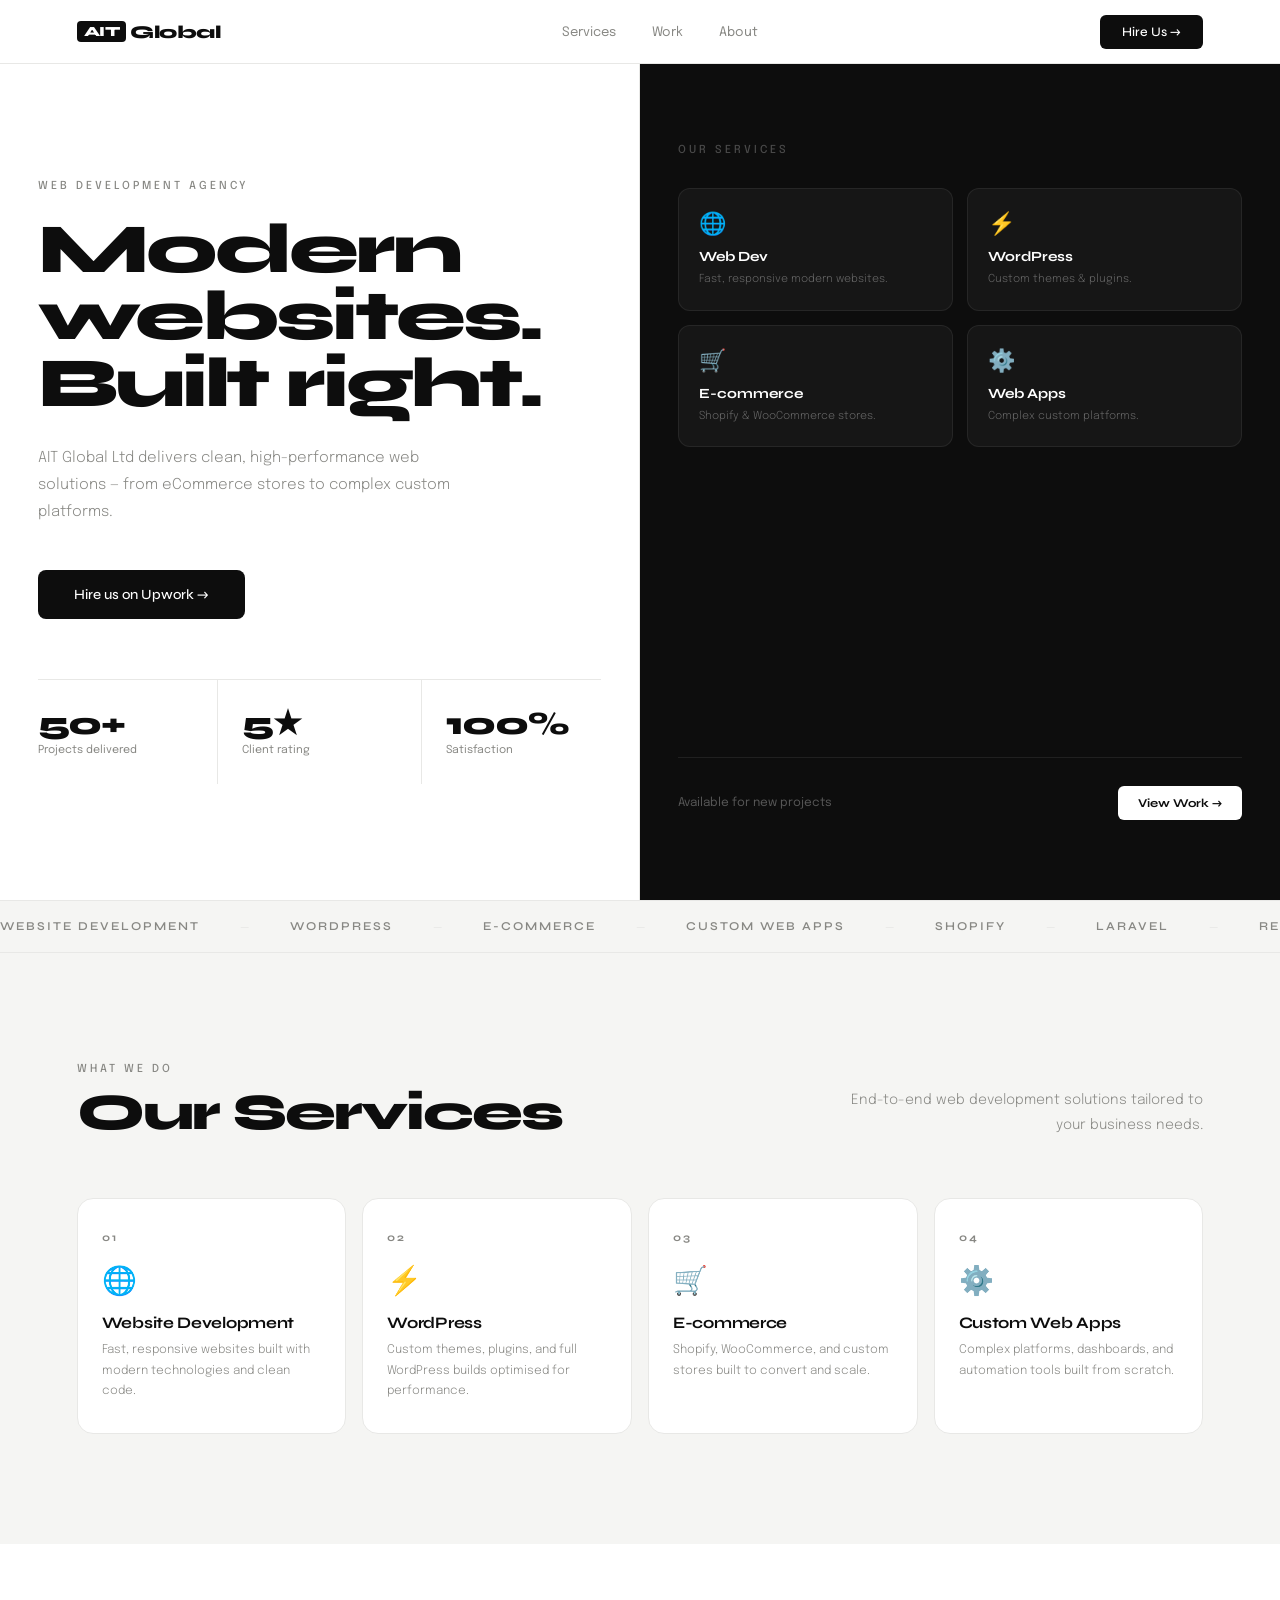
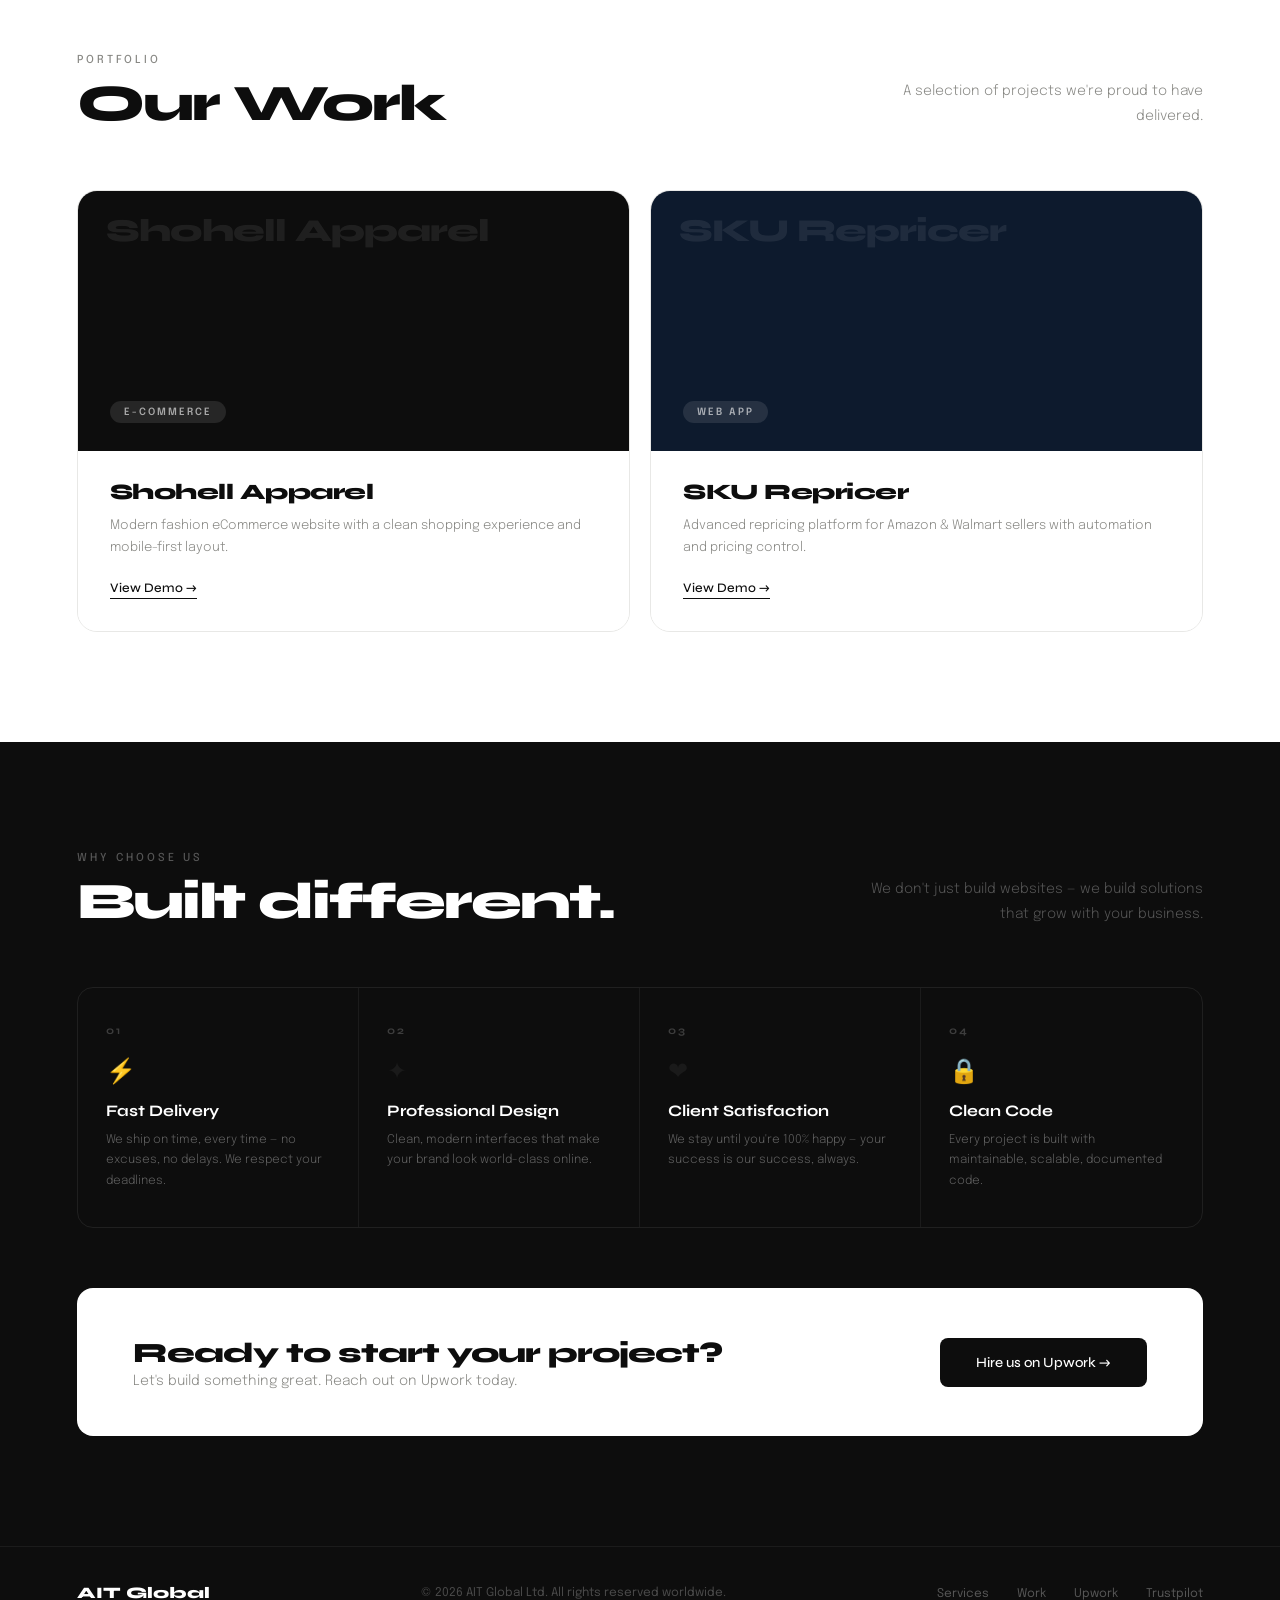
<file: concept-c-split-bold_1.html>
<!DOCTYPE html>
<html lang="en">
<head>
<meta charset="UTF-8">
<meta name="viewport" content="width=device-width, initial-scale=1.0">
<title>AIT Global Ltd — Concept C</title>
<link href="https://fonts.googleapis.com/css2?family=Syne:wght@400;500;600;700;800&family=Epilogue:ital,wght@0,300;0,400;0,500;1,300&display=swap" rel="stylesheet">
<style>
  *, *::before, *::after { margin: 0; padding: 0; box-sizing: border-box; }

  :root {
    --black: #0D0D0D;
    --white: #ffffff;
    --gray: #F5F5F3;
    --border: #E8E8E6;
    --muted: #888884;
    --text: #1A1A1A;
    --accent: #0D0D0D;
  }

  html { scroll-behavior: smooth; }

  body {
    font-family: 'Epilogue', sans-serif;
    background: var(--white);
    color: var(--text);
    overflow-x: hidden;
  }

  nav {
    position: fixed;
    top: 0; left: 0; right: 0;
    z-index: 100;
    padding: 0 6%;
    height: 64px;
    display: flex;
    align-items: center;
    justify-content: space-between;
    background: rgba(255,255,255,0.95);
    backdrop-filter: blur(12px);
    border-bottom: 1px solid var(--border);
  }

  .logo {
    font-family: 'Syne', sans-serif;
    font-weight: 800;
    font-size: 18px;
    color: var(--black);
    text-decoration: none;
    letter-spacing: -0.5px;
    display: flex;
    align-items: center;
    gap: 4px;
  }

  .logo-badge {
    background: var(--black);
    color: var(--white);
    padding: 2px 7px;
    border-radius: 4px;
    font-size: 14px;
    font-weight: 800;
  }

  .nav-links { display: flex; gap: 36px; list-style: none; }
  .nav-links a { font-size: 13px; color: var(--muted); text-decoration: none; transition: color 0.2s; }
  .nav-links a:hover { color: var(--black); }

  .nav-cta {
    background: var(--black);
    color: var(--white);
    padding: 9px 22px;
    border-radius: 6px;
    font-size: 13px;
    font-weight: 500;
    text-decoration: none;
    font-family: 'Syne', sans-serif;
    transition: all 0.2s;
  }

  .nav-cta:hover { background: #333; }

  /* HERO */
  .hero {
    min-height: 100vh;
    display: grid;
    grid-template-columns: 1fr 1fr;
    padding-top: 64px;
  }

  .hero-left {
    padding: 80px 6% 80px 6%;
    display: flex;
    flex-direction: column;
    justify-content: center;
    border-right: 1px solid var(--border);
  }

  .hero-right {
    background: var(--black);
    padding: 80px 6%;
    display: flex;
    flex-direction: column;
    justify-content: space-between;
  }

  .hero-eyebrow {
    font-size: 11px;
    font-weight: 500;
    letter-spacing: 3px;
    text-transform: uppercase;
    color: var(--muted);
    margin-bottom: 24px;
  }

  .hero h1 {
    font-family: 'Syne', sans-serif;
    font-size: clamp(48px, 5.5vw, 76px);
    font-weight: 800;
    line-height: 0.95;
    letter-spacing: -3px;
    color: var(--black);
    margin-bottom: 28px;
  }

  .hero-sub {
    font-size: 15px;
    font-weight: 300;
    color: var(--muted);
    line-height: 1.8;
    max-width: 420px;
    margin-bottom: 44px;
  }

  .btn-primary {
    background: var(--black);
    color: var(--white);
    padding: 16px 36px;
    border-radius: 8px;
    font-size: 14px;
    font-weight: 500;
    text-decoration: none;
    font-family: 'Syne', sans-serif;
    display: inline-flex;
    align-items: center;
    gap: 10px;
    transition: all 0.2s;
    align-self: flex-start;
  }

  .btn-primary:hover { background: #333; transform: translateY(-2px); }

  .hero-stats-row {
    display: flex;
    gap: 0;
    border-top: 1px solid var(--border);
    margin-top: 60px;
  }

  .hero-stat {
    flex: 1;
    padding: 28px 0;
    border-right: 1px solid var(--border);
    padding-right: 24px;
    padding-left: 0;
  }

  .hero-stat:last-child { border-right: none; padding-right: 0; padding-left: 24px; }
  .hero-stat:nth-child(2) { padding-left: 24px; }

  .hero-stat-num {
    font-family: 'Syne', sans-serif;
    font-size: 32px;
    font-weight: 800;
    color: var(--black);
    letter-spacing: -1px;
    line-height: 1;
  }

  .hero-stat-label { font-size: 11px; color: var(--muted); margin-top: 4px; }

  .hero-right-label {
    font-size: 11px;
    font-weight: 500;
    letter-spacing: 3px;
    text-transform: uppercase;
    color: rgba(255,255,255,0.25);
    margin-bottom: 32px;
  }

  .services-mini-grid {
    display: grid;
    grid-template-columns: 1fr 1fr;
    gap: 14px;
    flex: 1;
  }

  .mini-card {
    background: rgba(255,255,255,0.04);
    border: 1px solid rgba(255,255,255,0.07);
    border-radius: 12px;
    padding: 22px 20px;
    transition: background 0.2s;
  }

  .mini-card:hover { background: rgba(255,255,255,0.07); }

  .mini-icon { font-size: 22px; margin-bottom: 12px; }

  .mini-title {
    font-family: 'Syne', sans-serif;
    font-size: 14px;
    font-weight: 700;
    color: var(--white);
    margin-bottom: 6px;
  }

  .mini-desc { font-size: 11px; font-weight: 300; color: rgba(255,255,255,0.35); line-height: 1.5; }

  .hero-right-bottom {
    margin-top: 32px;
    padding-top: 28px;
    border-top: 1px solid rgba(255,255,255,0.08);
    display: flex;
    align-items: center;
    justify-content: space-between;
  }

  .hero-right-bottom span { font-size: 12px; color: rgba(255,255,255,0.3); }

  .btn-white {
    background: var(--white);
    color: var(--black);
    padding: 10px 20px;
    border-radius: 6px;
    font-size: 12px;
    font-weight: 700;
    font-family: 'Syne', sans-serif;
    text-decoration: none;
    transition: all 0.2s;
  }

  .btn-white:hover { background: #eee; }

  /* TICKER */
  .ticker {
    background: var(--gray);
    border-top: 1px solid var(--border);
    border-bottom: 1px solid var(--border);
    padding: 16px 0;
    overflow: hidden;
    white-space: nowrap;
  }

  .ticker-inner {
    display: inline-flex;
    gap: 40px;
    animation: ticker 25s linear infinite;
  }

  .ticker-item { font-family: 'Syne', sans-serif; font-size: 12px; font-weight: 600; letter-spacing: 2px; text-transform: uppercase; color: var(--muted); }
  .ticker-dot { color: var(--border); }

  @keyframes ticker { 0% { transform: translateX(0); } 100% { transform: translateX(-50%); } }

  /* SECTIONS */
  section { padding: 110px 6%; }

  .section-header { display: flex; align-items: flex-end; justify-content: space-between; margin-bottom: 60px; }

  .section-header-left { }

  .section-eyebrow {
    font-size: 11px;
    font-weight: 500;
    letter-spacing: 3px;
    text-transform: uppercase;
    color: var(--muted);
    margin-bottom: 12px;
  }

  h2 {
    font-family: 'Syne', sans-serif;
    font-size: clamp(32px, 4vw, 52px);
    font-weight: 800;
    color: var(--black);
    line-height: 1.0;
    letter-spacing: -2px;
    margin-bottom: 0;
  }

  .section-sub {
    font-size: 14px;
    font-weight: 300;
    color: var(--muted);
    line-height: 1.8;
    max-width: 360px;
    text-align: right;
  }

  /* SERVICES SECTION */
  .services-section { background: var(--gray); }

  .services-grid {
    display: grid;
    grid-template-columns: repeat(4, 1fr);
    gap: 16px;
  }

  .service-card {
    background: var(--white);
    border: 1px solid var(--border);
    border-radius: 16px;
    padding: 32px 24px;
    transition: all 0.25s;
    cursor: default;
    position: relative;
  }

  .service-card:hover {
    transform: translateY(-6px);
    box-shadow: 0 20px 48px rgba(0,0,0,0.06);
    border-color: var(--black);
  }

  .service-num { font-family: 'Syne', sans-serif; font-size: 11px; font-weight: 700; letter-spacing: 2px; color: var(--muted); margin-bottom: 20px; }
  .service-icon { font-size: 28px; margin-bottom: 16px; }
  .service-title { font-family: 'Syne', sans-serif; font-size: 16px; font-weight: 700; color: var(--black); margin-bottom: 8px; letter-spacing: -0.3px; }
  .service-desc { font-size: 12px; font-weight: 300; color: var(--muted); line-height: 1.7; }

  /* WORK */
  .work-grid {
    display: grid;
    grid-template-columns: repeat(auto-fit, minmax(360px, 1fr));
    gap: 20px;
  }

  .work-card {
    border: 1px solid var(--border);
    border-radius: 20px;
    overflow: hidden;
    transition: all 0.3s;
  }

  .work-card:hover { border-color: var(--black); transform: translateY(-6px); box-shadow: 0 24px 64px rgba(0,0,0,0.08); }

  .work-thumb {
    height: 260px;
    display: flex;
    align-items: flex-end;
    padding: 28px 32px;
    position: relative;
  }

  .work-thumb-1 { background: var(--black); }
  .work-thumb-2 { background: #0D1A2D; }

  .work-thumb-label {
    font-family: 'Syne', sans-serif;
    font-size: 32px;
    font-weight: 800;
    color: rgba(255,255,255,0.08);
    letter-spacing: -1px;
    line-height: 1;
    position: absolute;
    top: 24px;
    left: 28px;
    right: 28px;
  }

  .work-thumb-tag {
    background: rgba(255,255,255,0.1);
    color: rgba(255,255,255,0.6);
    font-size: 10px;
    font-weight: 600;
    letter-spacing: 2px;
    text-transform: uppercase;
    padding: 6px 14px;
    border-radius: 100px;
    display: inline-block;
  }

  .work-body { padding: 28px 32px 32px; background: var(--white); }

  .work-title { font-family: 'Syne', sans-serif; font-size: 22px; font-weight: 800; color: var(--black); margin-bottom: 10px; letter-spacing: -0.5px; }
  .work-desc { font-size: 13px; font-weight: 300; color: var(--muted); line-height: 1.7; margin-bottom: 20px; }
  .work-link { display: inline-flex; align-items: center; gap: 8px; font-size: 13px; font-weight: 500; font-family: 'Syne', sans-serif; color: var(--black); text-decoration: none; border-bottom: 1.5px solid var(--black); padding-bottom: 2px; transition: opacity 0.2s; }
  .work-link:hover { opacity: 0.6; }

  /* WHY */
  .why-section { background: var(--black); }

  .why-section h2 { color: var(--white); }
  .why-section .section-eyebrow { color: rgba(255,255,255,0.3); }
  .why-section .section-sub { color: rgba(255,255,255,0.3); }

  .why-grid {
    display: grid;
    grid-template-columns: repeat(4, 1fr);
    gap: 0;
    margin-top: 60px;
    border: 1px solid rgba(255,255,255,0.08);
    border-radius: 16px;
    overflow: hidden;
  }

  .why-card {
    padding: 36px 28px;
    border-right: 1px solid rgba(255,255,255,0.06);
    transition: background 0.2s;
  }

  .why-card:last-child { border-right: none; }
  .why-card:hover { background: rgba(255,255,255,0.03); }

  .why-card-num { font-family: 'Syne', sans-serif; font-size: 11px; font-weight: 700; letter-spacing: 2px; color: rgba(255,255,255,0.2); margin-bottom: 20px; }
  .why-card-icon { font-size: 24px; margin-bottom: 16px; }
  .why-card-title { font-family: 'Syne', sans-serif; font-size: 16px; font-weight: 700; color: var(--white); margin-bottom: 10px; }
  .why-card-desc { font-size: 12px; font-weight: 300; color: rgba(255,255,255,0.35); line-height: 1.7; }

  .cta-strip {
    margin-top: 60px;
    background: var(--white);
    border-radius: 16px;
    padding: 48px 56px;
    display: flex;
    align-items: center;
    justify-content: space-between;
    gap: 40px;
    flex-wrap: wrap;
  }

  .cta-strip h3 { font-family: 'Syne', sans-serif; font-size: 28px; font-weight: 800; color: var(--black); letter-spacing: -1px; }
  .cta-strip p { font-size: 14px; font-weight: 300; color: var(--muted); margin-top: 4px; }

  .cta-strip .btn-primary { align-self: center; white-space: nowrap; }

  footer {
    background: var(--black);
    border-top: 1px solid rgba(255,255,255,0.06);
    padding: 36px 6%;
    display: flex;
    align-items: center;
    justify-content: space-between;
    flex-wrap: wrap;
    gap: 20px;
  }

  .footer-logo { font-family: 'Syne', sans-serif; font-weight: 800; font-size: 16px; color: var(--white); }

  footer p { font-size: 12px; color: rgba(255,255,255,0.25); }

  .footer-links { display: flex; gap: 28px; list-style: none; }
  .footer-links a { font-size: 12px; color: rgba(255,255,255,0.3); text-decoration: none; transition: color 0.2s; }
  .footer-links a:hover { color: var(--white); }

  @media (max-width: 900px) {
    .hero { grid-template-columns: 1fr; }
    .services-grid { grid-template-columns: 1fr 1fr; }
    .why-grid { grid-template-columns: 1fr 1fr; }
    .nav-links { display: none; }
    .section-header { flex-direction: column; align-items: flex-start; gap: 12px; }
    .section-sub { text-align: left; }
  }
</style>
</head>
<body>

<nav>
  <a href="#" class="logo"><span class="logo-badge">AIT</span> Global</a>
  <ul class="nav-links">
    <li><a href="#services">Services</a></li>
    <li><a href="#work">Work</a></li>
    <li><a href="#why">About</a></li>
  </ul>
  <a href="https://www.upwork.com" class="nav-cta" target="_blank">Hire Us →</a>
</nav>

<div class="hero">
  <div class="hero-left">
    <div class="hero-eyebrow">Web Development Agency</div>
    <h1>Modern<br>websites.<br>Built right.</h1>
    <p class="hero-sub">AIT Global Ltd delivers clean, high-performance web solutions — from eCommerce stores to complex custom platforms.</p>
    <a href="https://www.upwork.com" class="btn-primary" target="_blank">Hire us on Upwork →</a>
    <div class="hero-stats-row">
      <div class="hero-stat">
        <div class="hero-stat-num">50+</div>
        <div class="hero-stat-label">Projects delivered</div>
      </div>
      <div class="hero-stat">
        <div class="hero-stat-num">5★</div>
        <div class="hero-stat-label">Client rating</div>
      </div>
      <div class="hero-stat">
        <div class="hero-stat-num">100%</div>
        <div class="hero-stat-label">Satisfaction</div>
      </div>
    </div>
  </div>
  <div class="hero-right">
    <div>
      <div class="hero-right-label">Our Services</div>
      <div class="services-mini-grid">
        <div class="mini-card">
          <div class="mini-icon">🌐</div>
          <div class="mini-title">Web Dev</div>
          <div class="mini-desc">Fast, responsive modern websites.</div>
        </div>
        <div class="mini-card">
          <div class="mini-icon">⚡</div>
          <div class="mini-title">WordPress</div>
          <div class="mini-desc">Custom themes & plugins.</div>
        </div>
        <div class="mini-card">
          <div class="mini-icon">🛒</div>
          <div class="mini-title">E-commerce</div>
          <div class="mini-desc">Shopify & WooCommerce stores.</div>
        </div>
        <div class="mini-card">
          <div class="mini-icon">⚙️</div>
          <div class="mini-title">Web Apps</div>
          <div class="mini-desc">Complex custom platforms.</div>
        </div>
      </div>
    </div>
    <div class="hero-right-bottom">
      <span>Available for new projects</span>
      <a href="#work" class="btn-white">View Work →</a>
    </div>
  </div>
</div>

<div class="ticker">
  <div class="ticker-inner">
    <span class="ticker-item">Website Development</span><span class="ticker-dot">—</span>
    <span class="ticker-item">WordPress</span><span class="ticker-dot">—</span>
    <span class="ticker-item">E-commerce</span><span class="ticker-dot">—</span>
    <span class="ticker-item">Custom Web Apps</span><span class="ticker-dot">—</span>
    <span class="ticker-item">Shopify</span><span class="ticker-dot">—</span>
    <span class="ticker-item">Laravel</span><span class="ticker-dot">—</span>
    <span class="ticker-item">React</span><span class="ticker-dot">—</span>
    <span class="ticker-item">UI/UX Design</span><span class="ticker-dot">—</span>
    <span class="ticker-item">Website Development</span><span class="ticker-dot">—</span>
    <span class="ticker-item">WordPress</span><span class="ticker-dot">—</span>
    <span class="ticker-item">E-commerce</span><span class="ticker-dot">—</span>
    <span class="ticker-item">Custom Web Apps</span><span class="ticker-dot">—</span>
    <span class="ticker-item">Shopify</span><span class="ticker-dot">—</span>
    <span class="ticker-item">Laravel</span><span class="ticker-dot">—</span>
    <span class="ticker-item">React</span><span class="ticker-dot">—</span>
    <span class="ticker-item">UI/UX Design</span><span class="ticker-dot">—</span>
  </div>
</div>

<section class="services-section" id="services">
  <div class="section-header">
    <div class="section-header-left">
      <div class="section-eyebrow">What we do</div>
      <h2>Our Services</h2>
    </div>
    <p class="section-sub">End-to-end web development solutions tailored to your business needs.</p>
  </div>
  <div class="services-grid">
    <div class="service-card">
      <div class="service-num">01</div>
      <div class="service-icon">🌐</div>
      <div class="service-title">Website Development</div>
      <p class="service-desc">Fast, responsive websites built with modern technologies and clean code.</p>
    </div>
    <div class="service-card">
      <div class="service-num">02</div>
      <div class="service-icon">⚡</div>
      <div class="service-title">WordPress</div>
      <p class="service-desc">Custom themes, plugins, and full WordPress builds optimised for performance.</p>
    </div>
    <div class="service-card">
      <div class="service-num">03</div>
      <div class="service-icon">🛒</div>
      <div class="service-title">E-commerce</div>
      <p class="service-desc">Shopify, WooCommerce, and custom stores built to convert and scale.</p>
    </div>
    <div class="service-card">
      <div class="service-num">04</div>
      <div class="service-icon">⚙️</div>
      <div class="service-title">Custom Web Apps</div>
      <p class="service-desc">Complex platforms, dashboards, and automation tools built from scratch.</p>
    </div>
  </div>
</section>

<section id="work">
  <div class="section-header">
    <div class="section-header-left">
      <div class="section-eyebrow">Portfolio</div>
      <h2>Our Work</h2>
    </div>
    <p class="section-sub">A selection of projects we're proud to have delivered.</p>
  </div>
  <div class="work-grid">
    <div class="work-card">
      <div class="work-thumb work-thumb-1">
        <div class="work-thumb-label">Shohell Apparel</div>
        <span class="work-thumb-tag">E-commerce</span>
      </div>
      <div class="work-body">
        <div class="work-title">Shohell Apparel</div>
        <p class="work-desc">Modern fashion eCommerce website with a clean shopping experience and mobile-first layout.</p>
        <a href="#" class="work-link">View Demo →</a>
      </div>
    </div>
    <div class="work-card">
      <div class="work-thumb work-thumb-2">
        <div class="work-thumb-label">SKU Repricer</div>
        <span class="work-thumb-tag">Web App</span>
      </div>
      <div class="work-body">
        <div class="work-title">SKU Repricer</div>
        <p class="work-desc">Advanced repricing platform for Amazon & Walmart sellers with automation and pricing control.</p>
        <a href="#" class="work-link">View Demo →</a>
      </div>
    </div>
  </div>
</section>

<section class="why-section" id="why">
  <div class="section-header">
    <div class="section-header-left">
      <div class="section-eyebrow">Why choose us</div>
      <h2>Built different.</h2>
    </div>
    <p class="section-sub" style="color:rgba(255,255,255,0.3);">We don't just build websites — we build solutions that grow with your business.</p>
  </div>
  <div class="why-grid">
    <div class="why-card">
      <div class="why-card-num">01</div>
      <div class="why-card-icon">⚡</div>
      <div class="why-card-title">Fast Delivery</div>
      <p class="why-card-desc">We ship on time, every time — no excuses, no delays. We respect your deadlines.</p>
    </div>
    <div class="why-card">
      <div class="why-card-num">02</div>
      <div class="why-card-icon">✦</div>
      <div class="why-card-title">Professional Design</div>
      <p class="why-card-desc">Clean, modern interfaces that make your brand look world-class online.</p>
    </div>
    <div class="why-card">
      <div class="why-card-num">03</div>
      <div class="why-card-icon">❤</div>
      <div class="why-card-title">Client Satisfaction</div>
      <p class="why-card-desc">We stay until you're 100% happy — your success is our success, always.</p>
    </div>
    <div class="why-card">
      <div class="why-card-num">04</div>
      <div class="why-card-icon">🔒</div>
      <div class="why-card-title">Clean Code</div>
      <p class="why-card-desc">Every project is built with maintainable, scalable, documented code.</p>
    </div>
  </div>
  <div class="cta-strip">
    <div>
      <h3>Ready to start your project?</h3>
      <p>Let's build something great. Reach out on Upwork today.</p>
    </div>
    <a href="https://www.upwork.com" class="btn-primary" target="_blank">Hire us on Upwork →</a>
  </div>
</section>

<footer>
  <div class="footer-logo">AIT Global</div>
  <p>© 2026 AIT Global Ltd. All rights reserved worldwide.</p>
  <ul class="footer-links">
    <li><a href="#services">Services</a></li>
    <li><a href="#work">Work</a></li>
    <li><a href="https://www.upwork.com" target="_blank">Upwork</a></li>
    <li><a href="https://www.trustpilot.com/review/aitgloballtd.com" target="_blank">Trustpilot</a></li>
  </ul>
</footer>

</body>
</html>
</file>
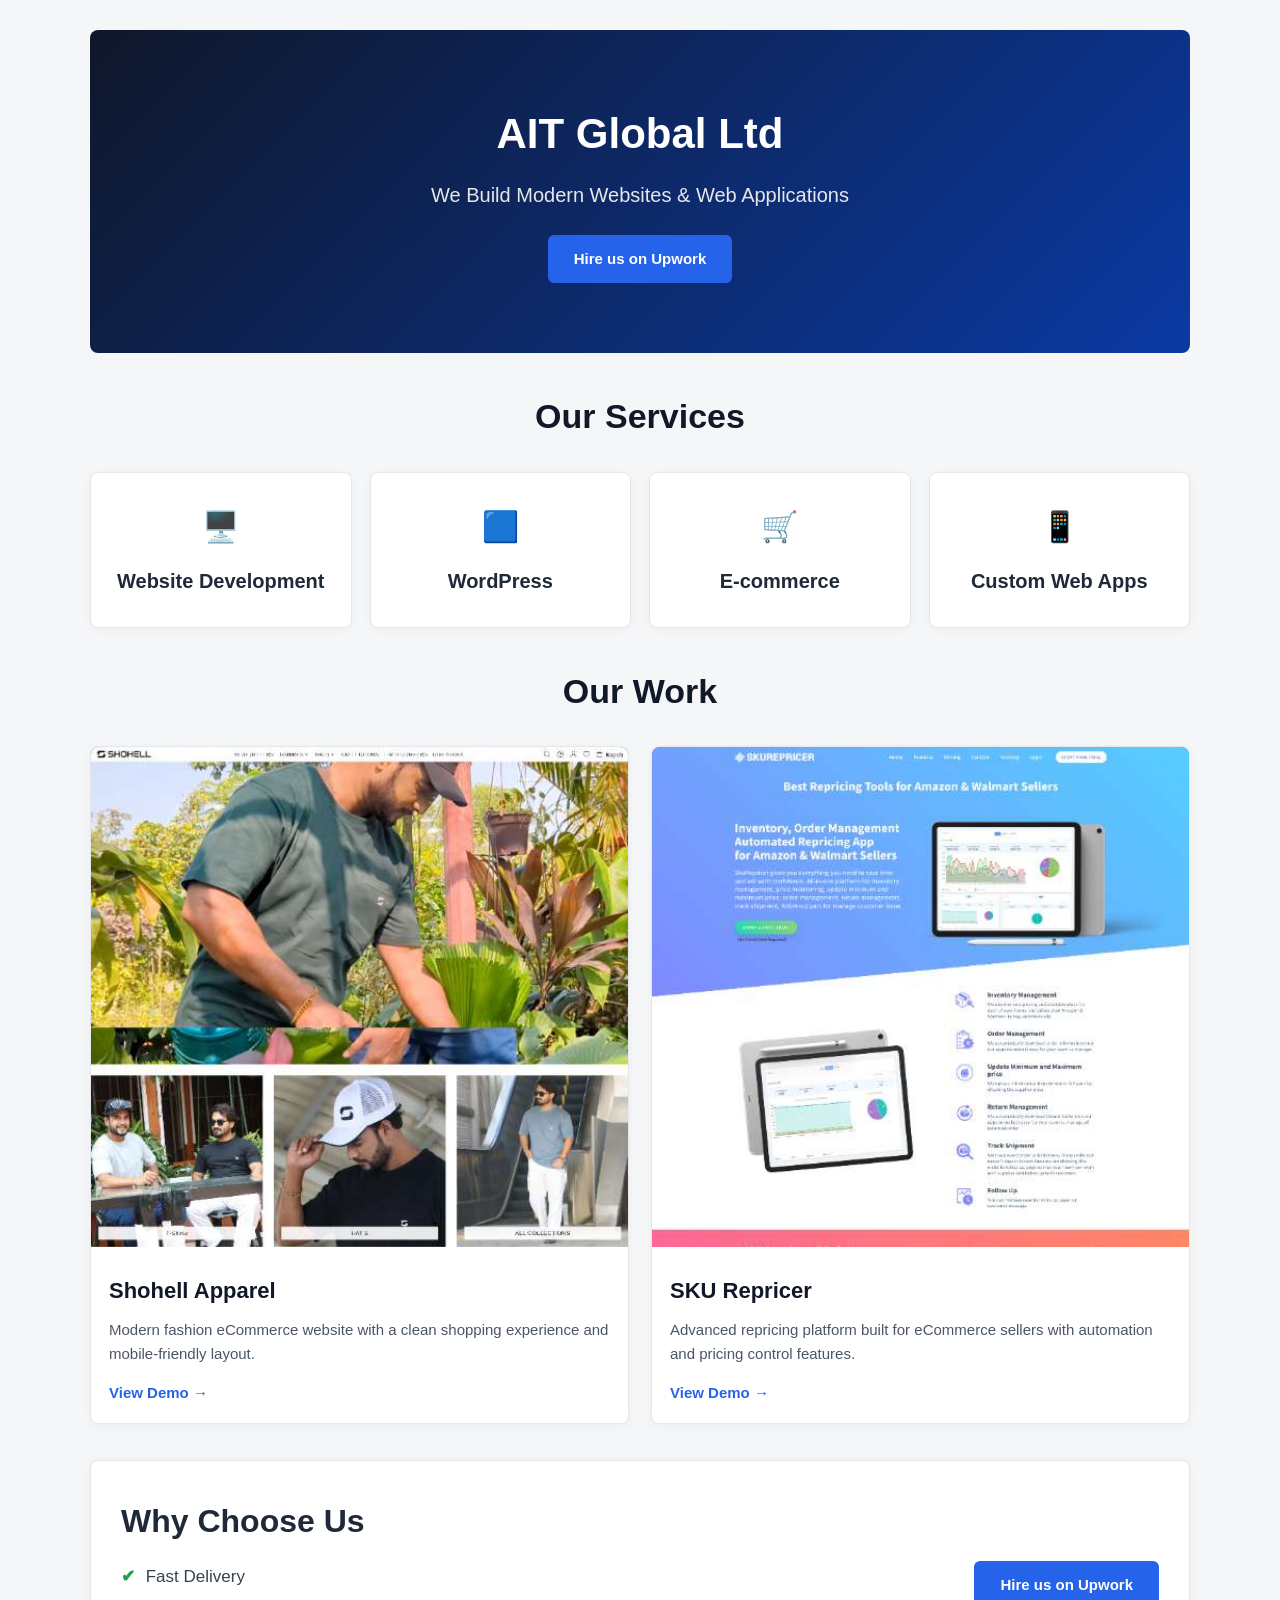
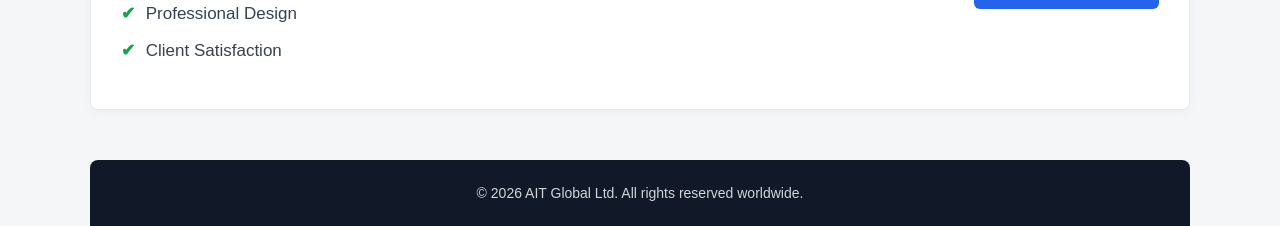
<file: old-homepage.html>
<!DOCTYPE html>
<html lang="en">
<head>
  <meta charset="UTF-8" />
  <meta name="viewport" content="width=device-width, initial-scale=1.0" />
  <title>AIT Global Ltd</title>
  <meta name="description" content="AIT Global Ltd portfolio website" />
  <style>
    * {
      margin: 0;
      padding: 0;
      box-sizing: border-box;
      font-family: Arial, Helvetica, sans-serif;
    }

    body {
      background: #f5f6f8;
      color: #1f2937;
      line-height: 1.6;
    }

    a {
      text-decoration: none;
    }

    .container {
      width: 90%;
      max-width: 1100px;
      margin: 0 auto;
    }

    .section {
      margin-top: 36px;
    }

    .hero {
      background: linear-gradient(135deg, #0f172a, #0b3aa4);
      color: #fff;
      text-align: center;
      padding: 70px 20px;
      border-radius: 8px;
      margin-top: 30px;
    }

    .hero h1 {
      font-size: 42px;
      margin-bottom: 12px;
      font-weight: 700;
    }

    .hero p {
      font-size: 20px;
      margin-bottom: 24px;
      color: #e5e7eb;
    }

    .btn {
      display: inline-block;
      background: #2563eb;
      color: #fff;
      padding: 12px 26px;
      border-radius: 6px;
      font-size: 15px;
      font-weight: 600;
      transition: 0.3s;
    }

    .btn:hover {
      background: #1d4ed8;
    }

    .section-title {
      text-align: center;
      font-size: 34px;
      margin-bottom: 28px;
      font-weight: 700;
      color: #111827;
    }

    .services-grid {
      display: grid;
      grid-template-columns: repeat(4, 1fr);
      gap: 18px;
    }

    .service-box,
    .project-card,
    .why-box {
      background: #fff;
      border: 1px solid #e5e7eb;
      border-radius: 8px;
      box-shadow: 0 2px 10px rgba(0,0,0,0.04);
    }

    .service-box {
      text-align: center;
      padding: 30px 15px;
    }

    .service-icon {
      font-size: 30px;
      margin-bottom: 14px;
    }

    .service-box h3 {
      font-size: 20px;
      font-weight: 600;
    }

    .projects-grid {
      display: grid;
      grid-template-columns: repeat(2, 1fr);
      gap: 22px;
    }

    .project-card img {
      width: 100%;
      height: 500px;
      object-fit: cover;
      border-top-left-radius: 8px;
      border-top-right-radius: 8px;
      background: #6d81a8;
      object-position: top;
    }

    .project-content {
      padding: 18px;
    }

    .project-content h3 {
      font-size: 22px;
      margin-bottom: 10px;
      color: #111827;
    }

    .project-content p {
      font-size: 15px;
      color: #4b5563;
      margin-bottom: 14px;
      min-height: 48px;
    }

    .demo-link {
      color: #2563eb;
      font-weight: 600;
      font-size: 15px;
    }

    .demo-link:hover {
      text-decoration: underline;
    }

    .why-box {
      display: flex;
      justify-content: space-between;
      align-items: center;
      padding: 35px 30px;
      gap: 20px;
    }

    .why-box h2 {
      font-size: 32px;
      margin-bottom: 15px;
    }

    .why-box ul {
      list-style: none;
    }

    .why-box ul li {
      margin-bottom: 10px;
      font-size: 17px;
      color: #374151;
    }

    .why-box ul li::before {
      content: "✔ ";
      color: #16a34a;
      font-weight: bold;
      margin-right: 6px;
    }

    .footer {
      margin-top: 50px;
      background: #111827;
      color: #d1d5db;
      text-align: center;
      padding: 22px 15px;
      font-size: 14px;
      border-top-left-radius: 8px;
      border-top-right-radius: 8px;
    }

    @media (max-width: 900px) {
      .services-grid,
      .projects-grid {
        grid-template-columns: repeat(2, 1fr);
      }

      .why-box {
        flex-direction: column;
        align-items: flex-start;
      }
    }

    @media (max-width: 600px) {
      .hero h1 {
        font-size: 30px;
      }

      .hero p {
        font-size: 16px;
      }

      .services-grid,
      .projects-grid {
        grid-template-columns: 1fr;
      }

      .section-title {
        font-size: 28px;
      }

      .project-card img {
        height: 200px;
      }
    }
  </style>
</head>
<body>

  <div class="container">
    <section class="hero">
      <h1>AIT Global Ltd</h1>
      <p>We Build Modern Websites & Web Applications</p>
      <a href="https://www.upwork.com/agencies/2029440093479025218/" target="__blank" class="btn">Hire us on Upwork</a>
    </section>

    <section class="section">
      <h2 class="section-title">Our Services</h2>
      <div class="services-grid">
        <div class="service-box">
          <div class="service-icon">🖥️</div>
          <h3>Website Development</h3>
        </div>
        <div class="service-box">
          <div class="service-icon">🟦</div>
          <h3>WordPress</h3>
        </div>
        <div class="service-box">
          <div class="service-icon">🛒</div>
          <h3>E-commerce</h3>
        </div>
        <div class="service-box">
          <div class="service-icon">📱</div>
          <h3>Custom Web Apps</h3>
        </div>
      </div>
    </section>

    <section class="section">
      <h2 class="section-title">Our Work</h2>
      <div class="projects-grid">
        <div class="project-card">
          <img src="shohel-apparel.jpg" alt="Shohell Apparel" />
          <div class="project-content">
            <h3>Shohell Apparel</h3>
            <p>Modern fashion eCommerce website with a clean shopping experience and mobile-friendly layout.</p>
            <a class="demo-link" href="https://shohellapparel.com/" target="_blank">View Demo →</a>
          </div>
        </div>

        <div class="project-card">
          <img src="skurepricer.jpg" alt="SKU Repricer" />
          <div class="project-content">
            <h3>SKU Repricer</h3>
            <p>Advanced repricing platform built for eCommerce sellers with automation and pricing control features.</p>
            <a class="demo-link" href="https://skurepricer.com/" target="_blank">View Demo →</a>
          </div>
        </div>
      </div>
    </section>

    <section class="section">
      <div class="why-box">
        <div>
          <h2>Why Choose Us</h2>
          <ul>
            <li>Fast Delivery</li>
            <li>Professional Design</li>
            <li>Client Satisfaction</li>
          </ul>
        </div>
        <div>
          <a href="https://www.upwork.com/agencies/2029440093479025218/" target="__blank" class="btn">Hire us on Upwork</a>
        </div>
      </div>
    </section>

    <footer class="footer">
      © <span id="year"></span> AIT Global Ltd. All rights reserved worldwide.
    </footer>
  </div>

</body>
  <script>
    document.getElementById("year").textContent = new Date().getFullYear();
  </script>
</html>
</file>
